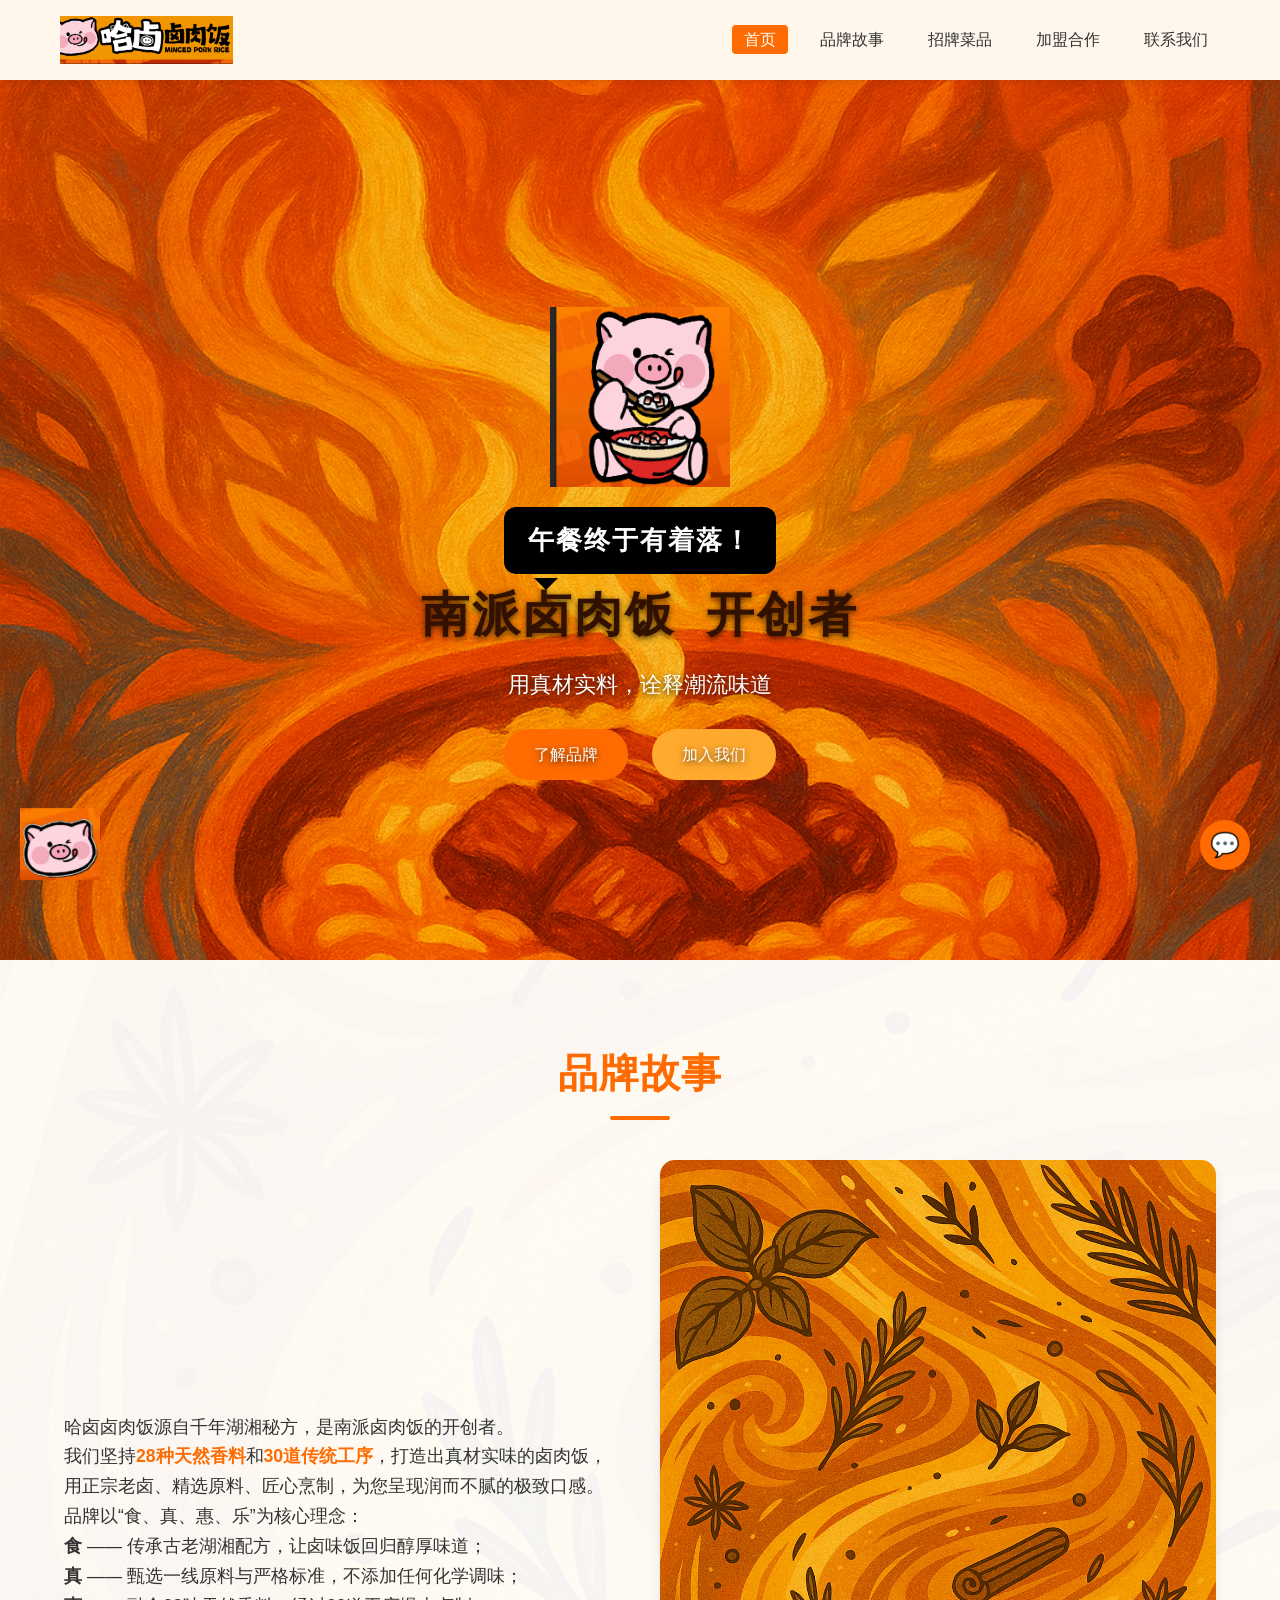
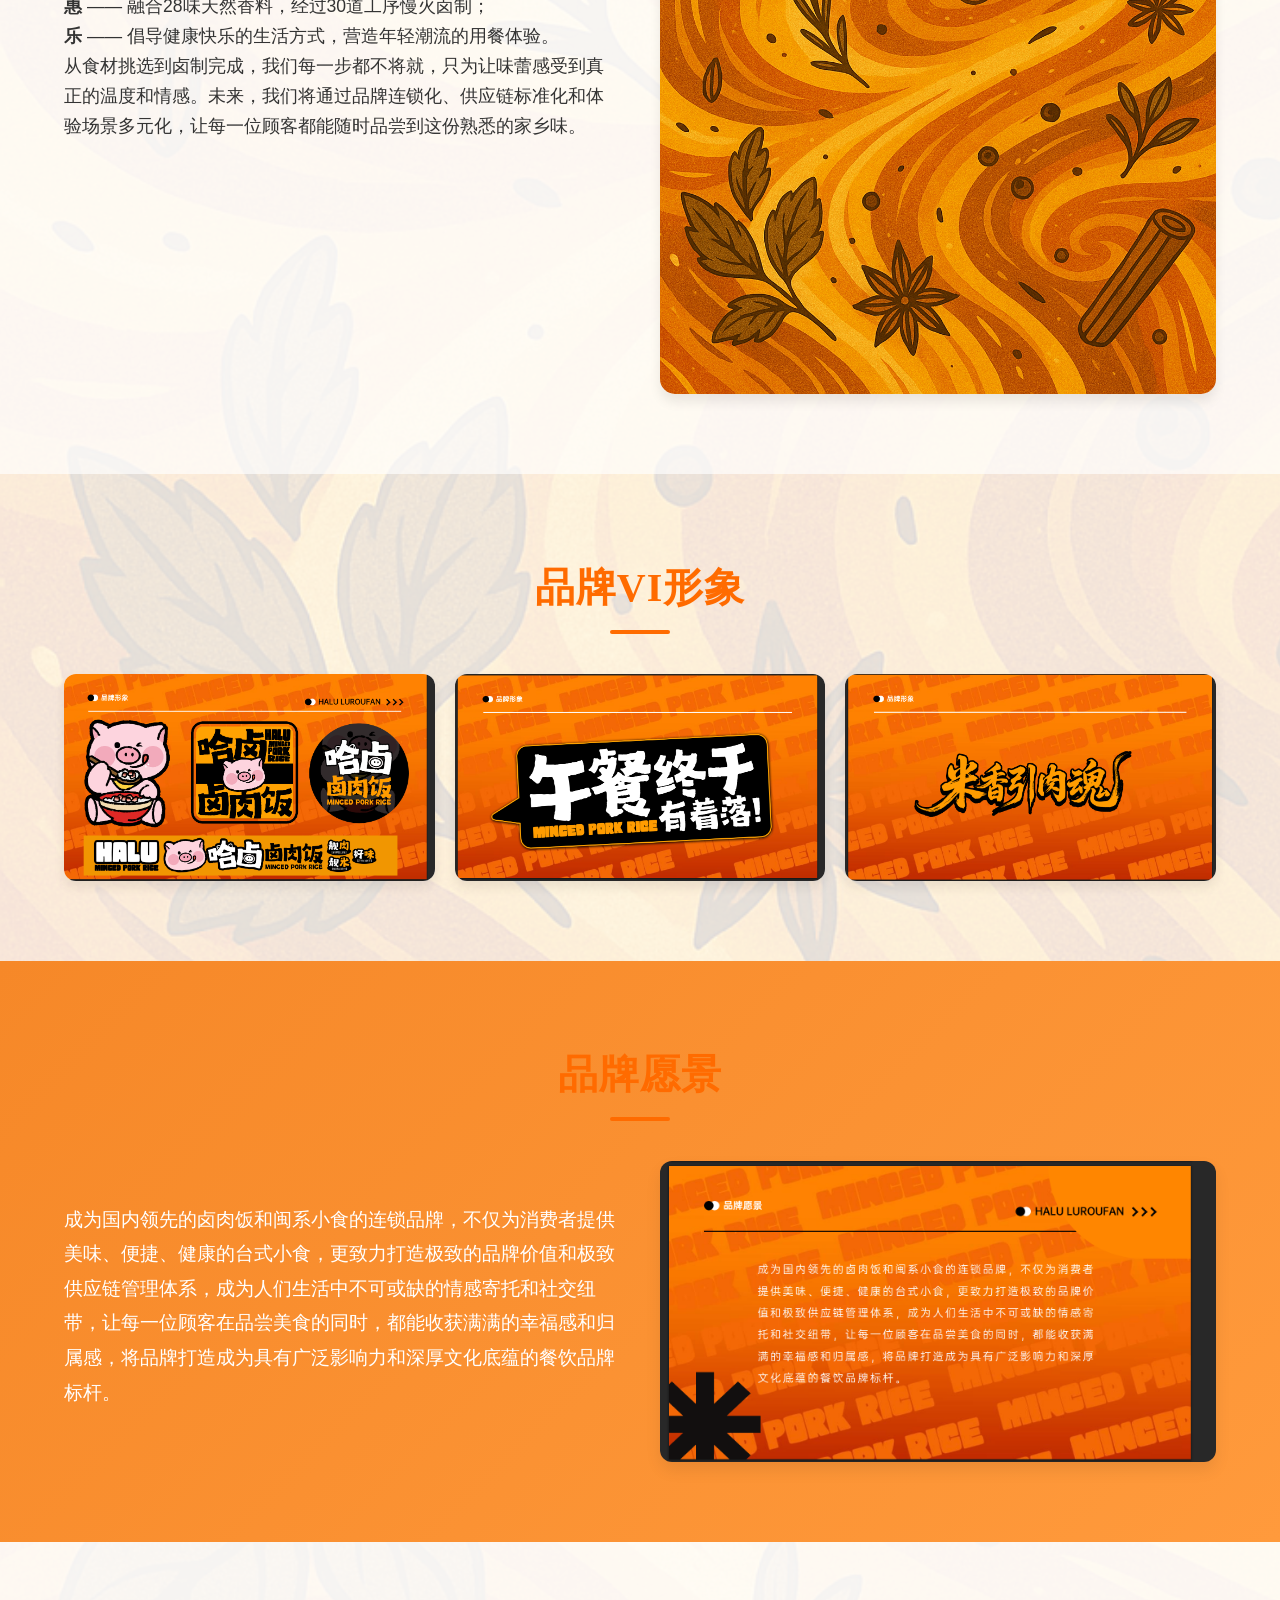
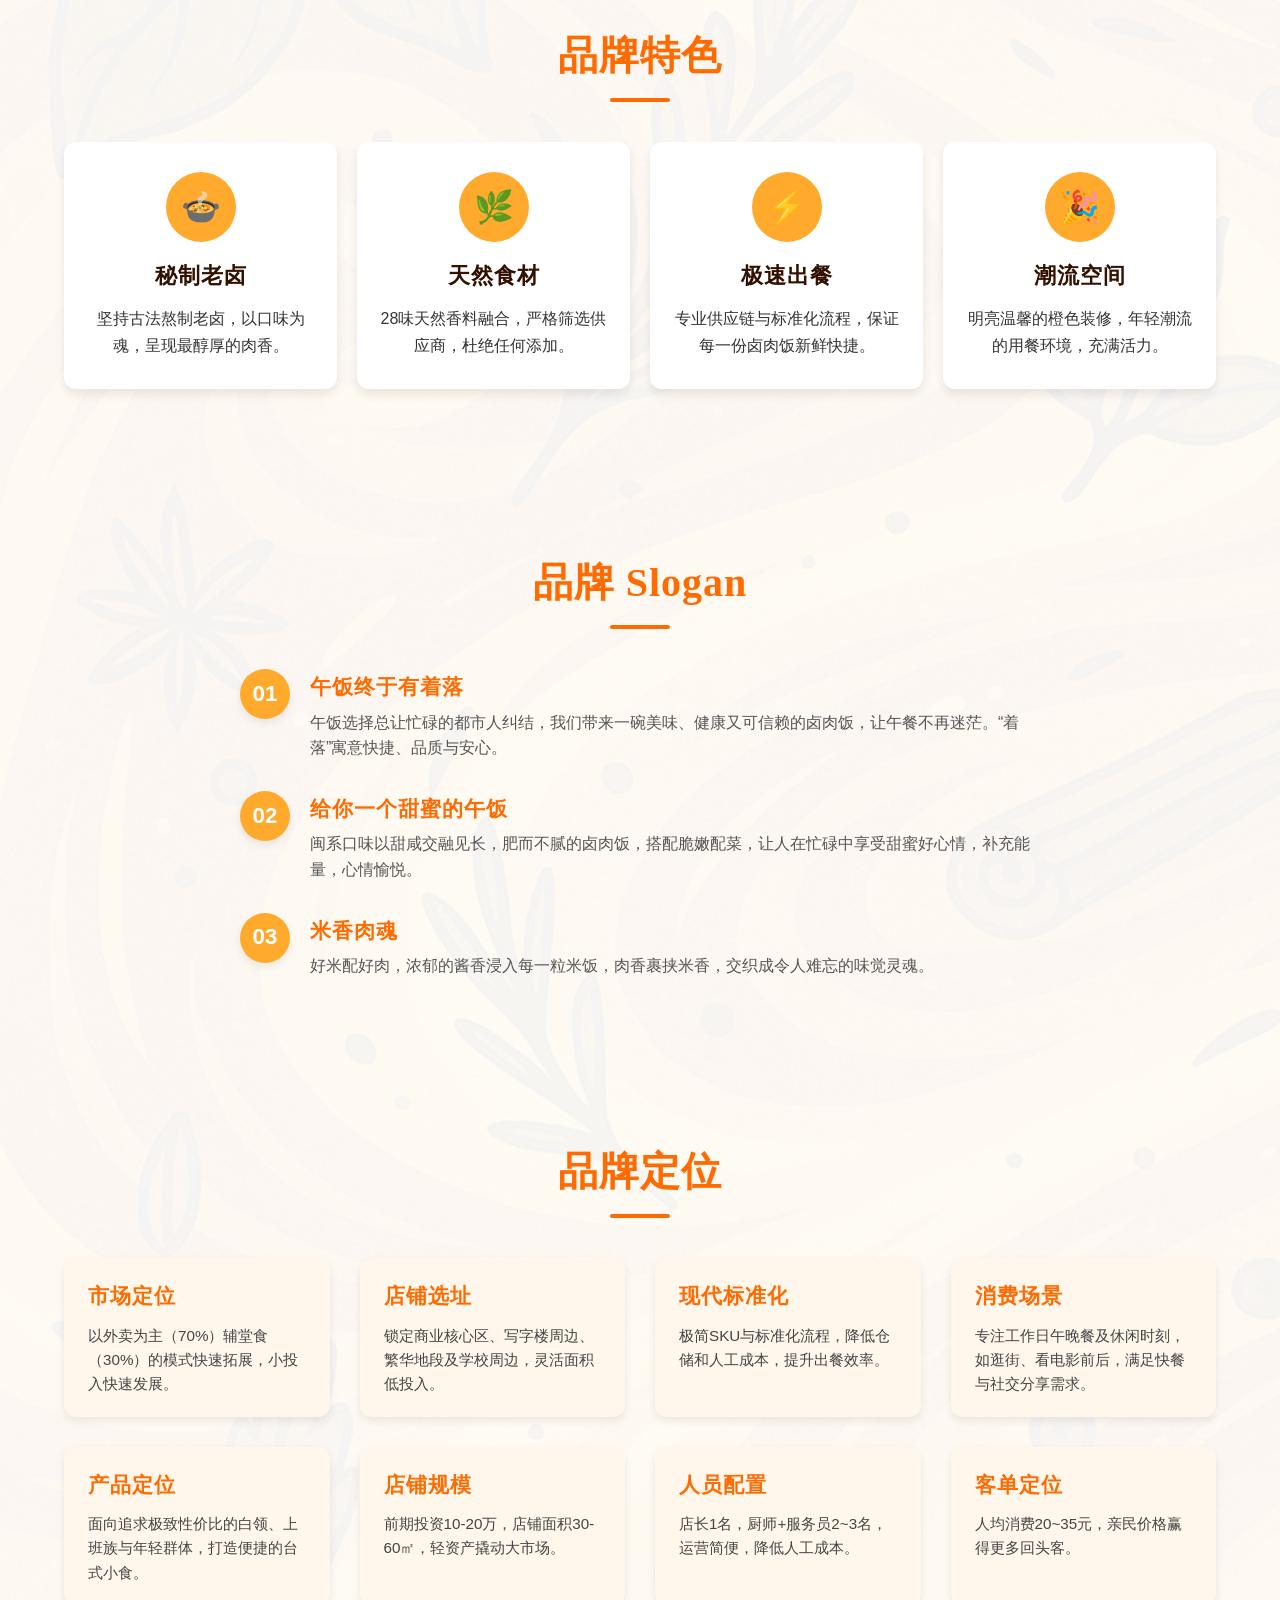
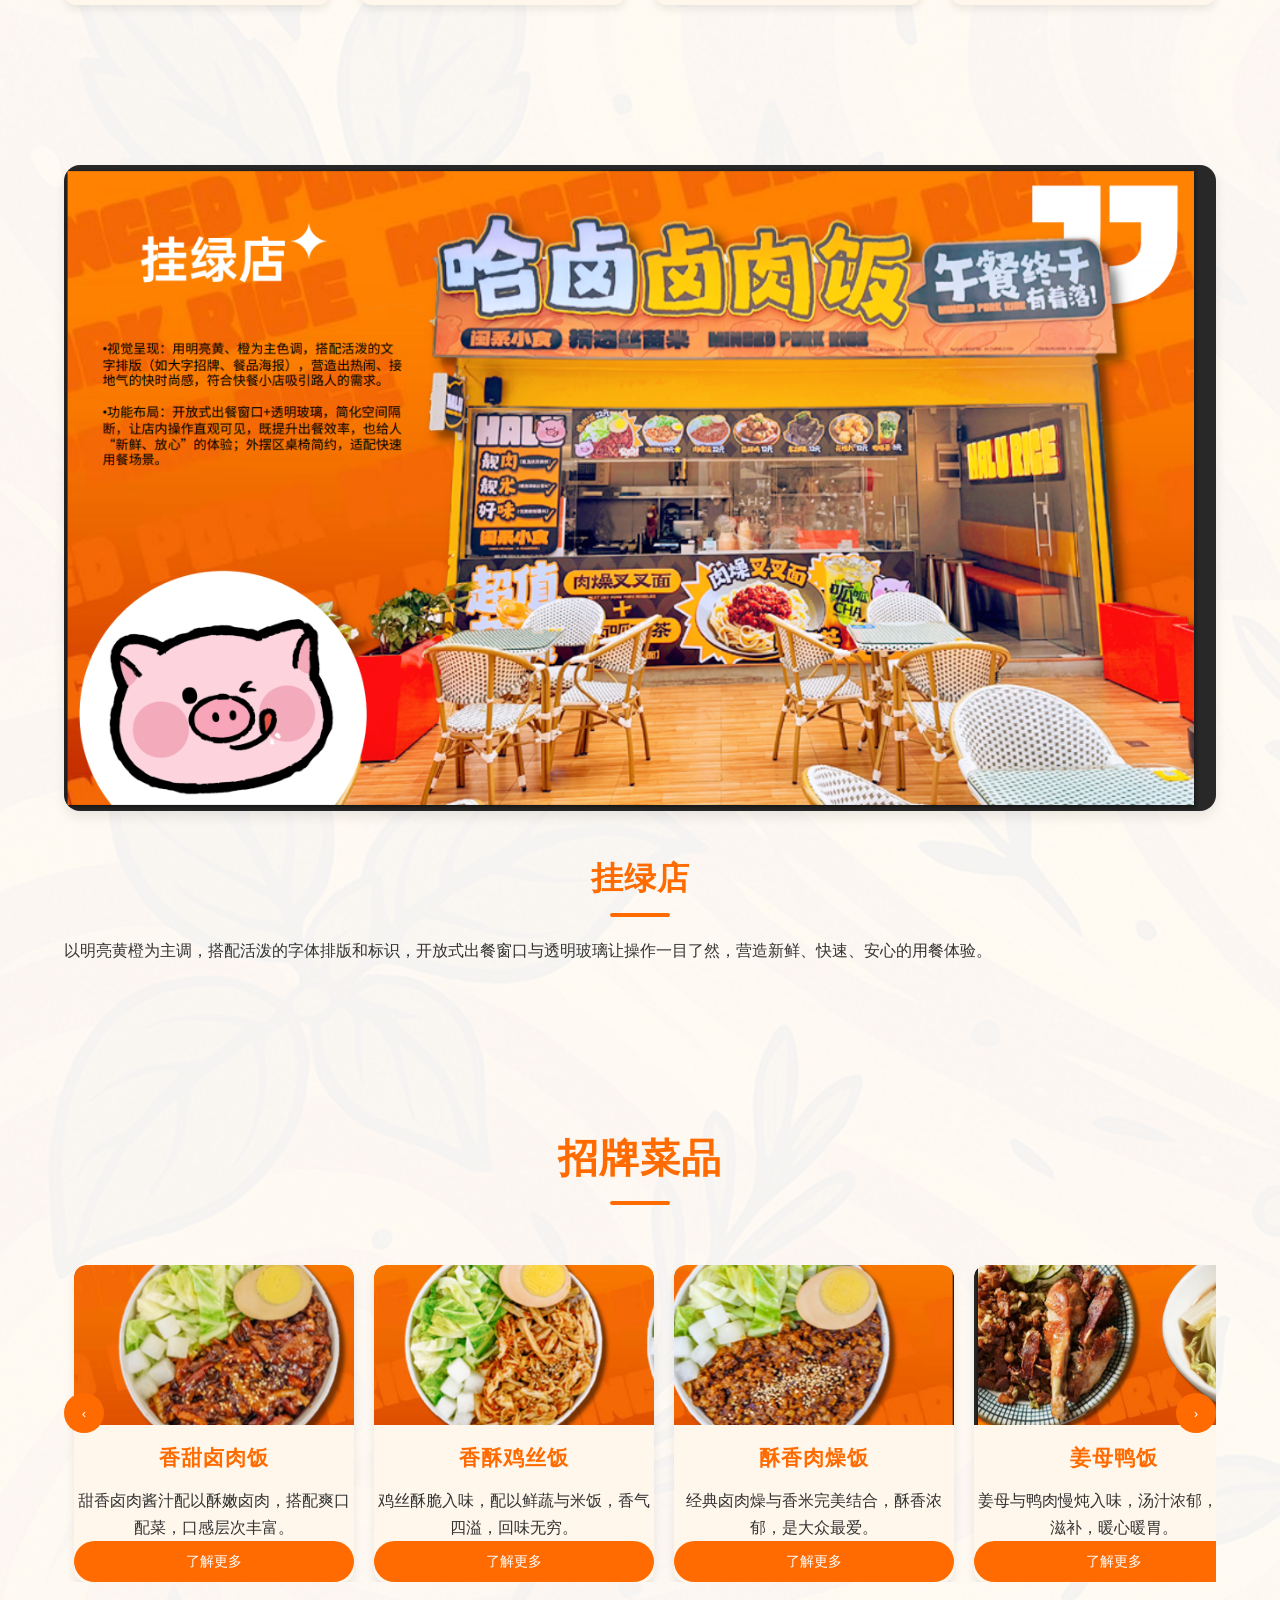
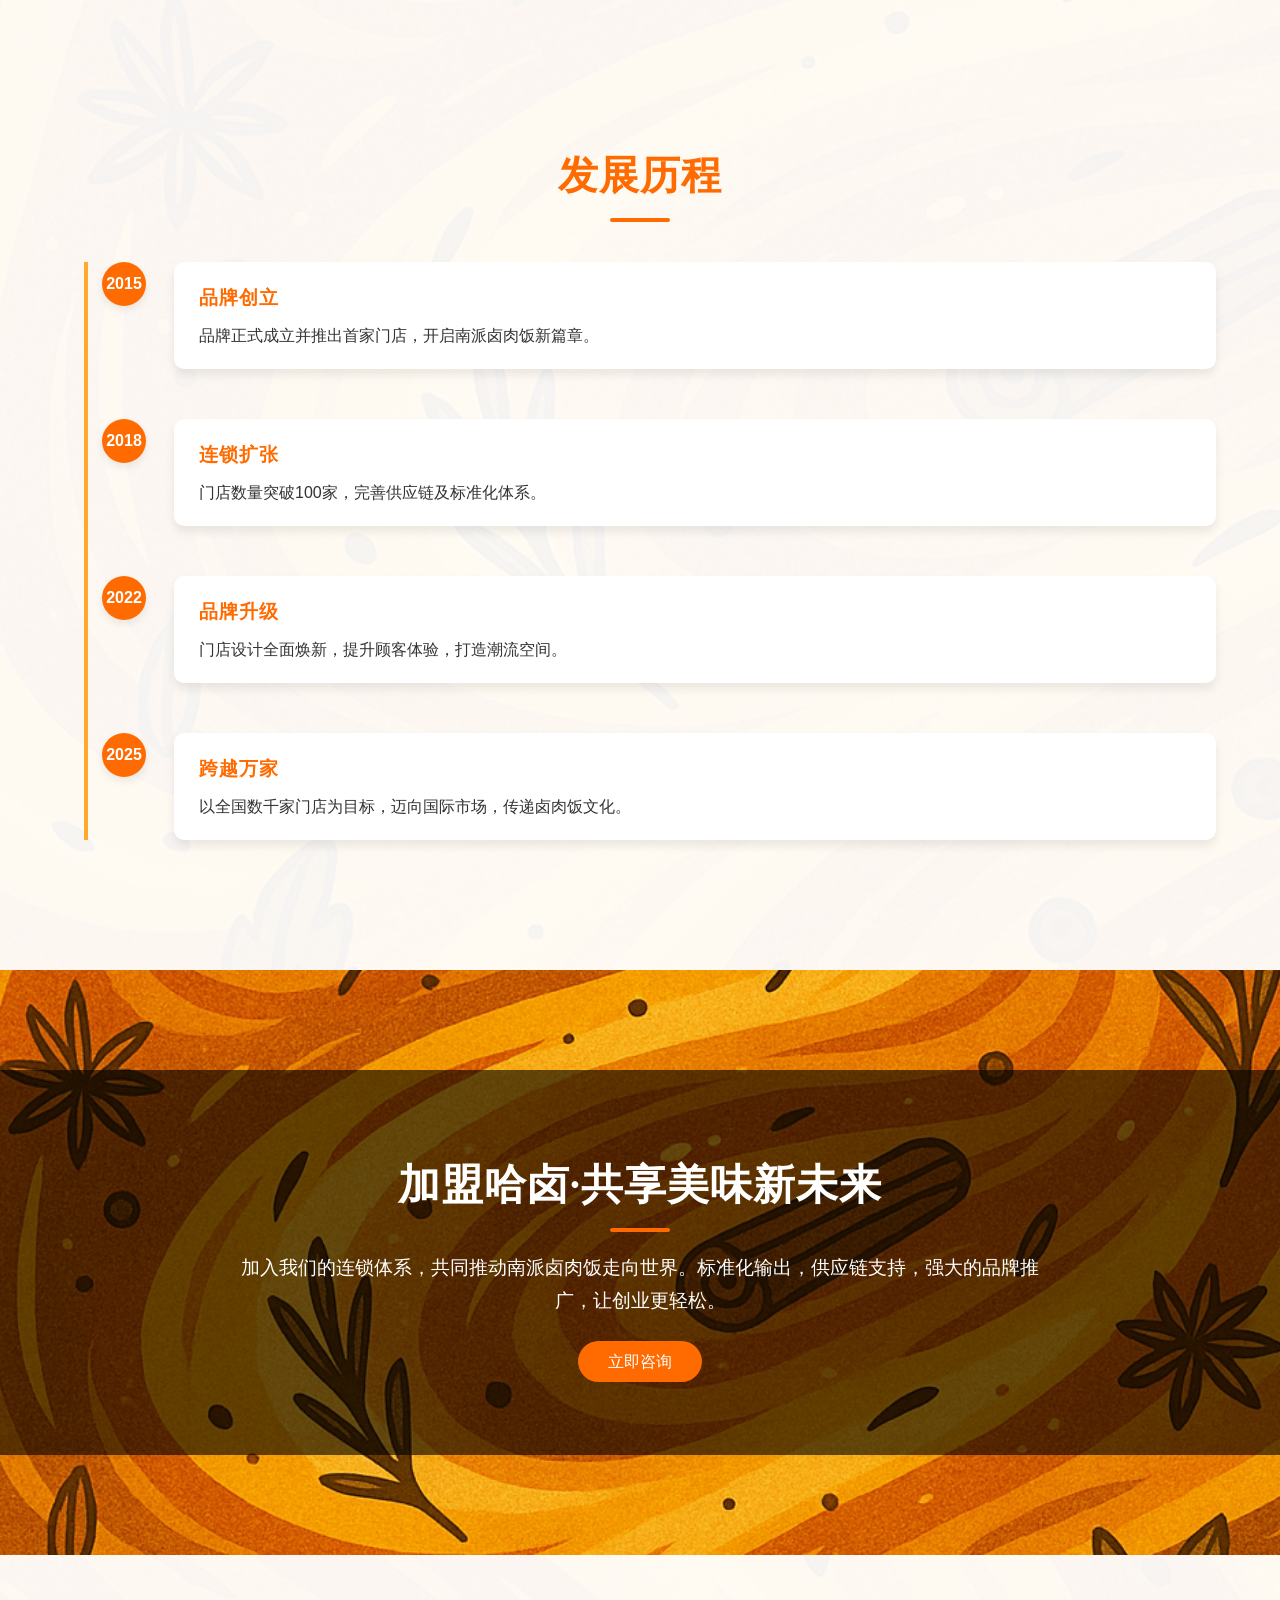
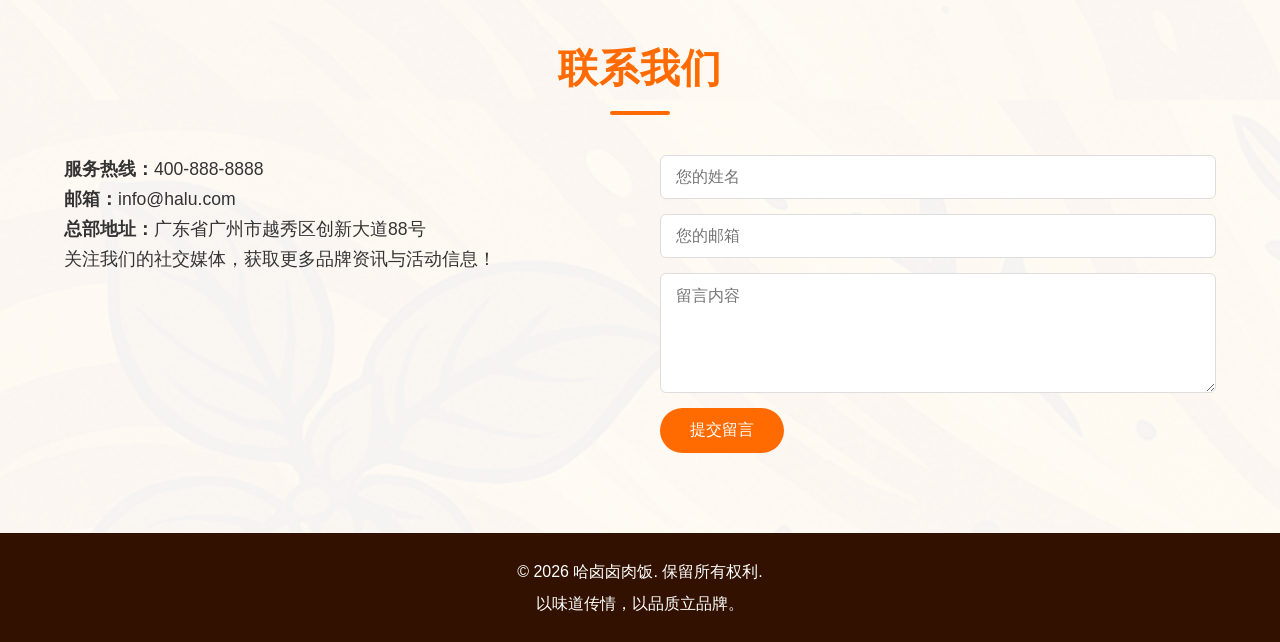
<file: index.html>
<!DOCTYPE html>
<html lang="zh-cn">
<head>
    <meta charset="UTF-8">
    <meta name="viewport" content="width=device-width, initial-scale=1.0">
    <title>哈卤卤肉饭 | 南派卤肉饭开创者</title>
    <link rel="stylesheet" href="assets/style.css">
    <script defer src="assets/script.js"></script>
</head>
<body>
    <!-- 页面加载动画 -->
    <div id="preloader">
        <div class="spinner"></div>
    </div>

    <!-- 顶部导航栏 -->
    <header>
        <nav class="navbar">
            <!-- 使用VI提取的手写Logo替换文字Logo，更具艺术感 -->
            <div class="logo">
                <img src="assets/nav_calligraphy_final.png" alt="哈卤卤肉饭 logo" class="logo-brand">
            </div>
            <ul class="nav-links">
                <li><a href="index.html#hero">首页</a></li>
                <li><a href="about.html">品牌故事</a></li>
                <li><a href="menu.html">招牌菜品</a></li>
                <li><a href="join.html">加盟合作</a></li>
                <li><a href="contact.html">联系我们</a></li>
            </ul>
            <div class="hamburger">
                <span></span>
                <span></span>
                <span></span>
            </div>
        </nav>
    </header>

    <!-- 首页轮播图 -->
    <section id="hero">
        <!-- 三张轮播图：品牌手绘、香料纹理和潮流用餐场景 -->
        <div class="hero-slide active" style="background-image: url('assets/hero1.png');"></div>
        <div class="hero-slide" style="background-image: url('assets/hero2.png');"></div>
        <div class="hero-slide" style="background-image: url('assets/hero3.png');"></div>
        <div class="hero-overlay">
            <!-- 品牌吉祥物：使用VI中的正牌IP形象 -->
            <div class="pig-wrapper">
                <img src="assets/pig_hero.png" alt="哈卤吉祥物" class="pig-icon">
            </div>
            <!-- 口号呼喊框 -->
            <div class="callout">午餐终于有着落！</div>
            <h1>南派卤肉饭&nbsp;&nbsp;开创者</h1>
            <p>用真材实料，诠释潮流味道</p>
            <div class="hero-buttons">
                <a href="#story" class="btn">了解品牌</a>
                <a href="join.html" class="btn btn-secondary">加入我们</a>
            </div>
        </div>
    </section>

    <!-- 品牌故事 -->
    <section id="story" class="section reveal light-bg">
        <div class="container">
            <h2>品牌故事</h2>
            <div class="story">
                <div class="text">
                    <p>哈卤卤肉饭源自千年湖湘秘方，是南派卤肉饭的开创者。<br>
                    我们坚持<span class="highlight">28种天然香料</span>和<span class="highlight">30道传统工序</span>，打造出真材实味的卤肉饭，用正宗老卤、精选原料、匠心烹制，为您呈现润而不腻的极致口感。</p>
                    <p>品牌以“食、真、惠、乐”为核心理念：<br>
                    <strong>食</strong> —— 传承古老湖湘配方，让卤味饭回归醇厚味道；<br>
                    <strong>真</strong> —— 甄选一线原料与严格标准，不添加任何化学调味；<br>
                    <strong>惠</strong> —— 融合28味天然香料，经过30道工序慢火卤制；<br>
                    <strong>乐</strong> —— 倡导健康快乐的生活方式，营造年轻潮流的用餐体验。</p>
                    <p>从食材挑选到卤制完成，我们每一步都不将就，只为让味蕾感受到真正的温度和情感。未来，我们将通过品牌连锁化、供应链标准化和体验场景多元化，让每一位顾客都能随时品尝到这份熟悉的家乡味。</p>
                </div>
                <div class="image">
                    <img src="assets/pattern.png" alt="卤肉饭艺术背景" />
                </div>
            </div>
        </div>
    </section>

    <!-- 品牌VI形象 -->
    <section id="vi" class="section reveal vi-section">
        <div class="container">
            <h2>品牌VI形象</h2>
            <div class="vi-gallery">
                <div class="vi-item">
                    <img src="assets/ff1dae1d-4256-4aca-a4aa-8bfe18db4119.png" alt="品牌多款logo及吉祥物" />
                </div>
                <div class="vi-item">
                    <img src="assets/3eafc88f-f696-46b0-b942-758c30507e09.png" alt="午餐终于有着落!口号" />
                </div>
                <div class="vi-item">
                    <img src="assets/a696d331-e262-450e-8e5a-e0e11399acc0.png" alt="米香引肉魂书法" />
                </div>
            </div>
        </div>
    </section>

    <!-- 品牌愿景 -->
    <section id="vision" class="section reveal vision-section">
        <div class="container">
            <h2>品牌愿景</h2>
            <div class="vision-content">
                <div class="vision-text">
                    <p>成为国内领先的卤肉饭和闽系小食的连锁品牌，不仅为消费者提供美味、便捷、健康的台式小食，更致力打造极致的品牌价值和极致供应链管理体系，成为人们生活中不可或缺的情感寄托和社交纽带，让每一位顾客在品尝美食的同时，都能收获满满的幸福感和归属感，将品牌打造成为具有广泛影响力和深厚文化底蕴的餐饮品牌标杆。</p>
                </div>
                <div class="vision-img">
                    <img src="assets/ce26dd34-d8cb-471d-a6ad-1fe203a0b876.png" alt="品牌愿景背景" />
                </div>
            </div>
        </div>
    </section>
    <!-- 品牌特色 -->
    <section id="features" class="section reveal light-bg">
        <div class="container">
            <h2>品牌特色</h2>
            <div class="features">
                <div class="feature-item">
                    <div class="feature-icon">🍲</div>
                    <h3>秘制老卤</h3>
                    <p>坚持古法熬制老卤，以口味为魂，呈现最醇厚的肉香。</p>
                </div>
                <div class="feature-item">
                    <div class="feature-icon">🌿</div>
                    <h3>天然食材</h3>
                    <p>28味天然香料融合，严格筛选供应商，杜绝任何添加。</p>
                </div>
                <div class="feature-item">
                    <div class="feature-icon">⚡</div>
                    <h3>极速出餐</h3>
                    <p>专业供应链与标准化流程，保证每一份卤肉饭新鲜快捷。</p>
                </div>
                <div class="feature-item">
                    <div class="feature-icon">🎉</div>
                    <h3>潮流空间</h3>
                    <p>明亮温馨的橙色装修，年轻潮流的用餐环境，充满活力。</p>
                </div>
            </div>
        </div>
    </section>

    <!-- 品牌 Slogan / 核心诉求 -->
    <section id="slogan" class="section reveal light-bg">
        <div class="container">
            <h2>品牌 Slogan</h2>
            <div class="slogan-list">
                <div class="slogan-item">
                    <span class="num">01</span>
                    <div class="slogan-content">
                        <h3>午饭终于有着落</h3>
                        <p>午饭选择总让忙碌的都市人纠结，我们带来一碗美味、健康又可信赖的卤肉饭，让午餐不再迷茫。“着落”寓意快捷、品质与安心。</p>
                    </div>
                </div>
                <div class="slogan-item">
                    <span class="num">02</span>
                    <div class="slogan-content">
                        <h3>给你一个甜蜜的午饭</h3>
                        <p>闽系口味以甜咸交融见长，肥而不腻的卤肉饭，搭配脆嫩配菜，让人在忙碌中享受甜蜜好心情，补充能量，心情愉悦。</p>
                    </div>
                </div>
                <div class="slogan-item">
                    <span class="num">03</span>
                    <div class="slogan-content">
                        <h3>米香肉魂</h3>
                        <p>好米配好肉，浓郁的酱香浸入每一粒米饭，肉香裹挟米香，交织成令人难忘的味觉灵魂。</p>
                    </div>
                </div>
            </div>
        </div>
    </section>

    <!-- 品牌定位 -->
    <section id="positioning" class="positioning section reveal">
        <div class="container">
            <h2>品牌定位</h2>
            <div class="grid">
                <div class="position-item">
                    <h3>市场定位</h3>
                    <p>以外卖为主（70%）辅堂食（30%）的模式快速拓展，小投入快速发展。</p>
                </div>
                <div class="position-item">
                    <h3>店铺选址</h3>
                    <p>锁定商业核心区、写字楼周边、繁华地段及学校周边，灵活面积低投入。</p>
                </div>
                <div class="position-item">
                    <h3>现代标准化</h3>
                    <p>极简SKU与标准化流程，降低仓储和人工成本，提升出餐效率。</p>
                </div>
                <div class="position-item">
                    <h3>消费场景</h3>
                    <p>专注工作日午晚餐及休闲时刻，如逛街、看电影前后，满足快餐与社交分享需求。</p>
                </div>
                <div class="position-item">
                    <h3>产品定位</h3>
                    <p>面向追求极致性价比的白领、上班族与年轻群体，打造便捷的台式小食。</p>
                </div>
                <div class="position-item">
                    <h3>店铺规模</h3>
                    <p>前期投资10-20万，店铺面积30-60㎡，轻资产撬动大市场。</p>
                </div>
                <div class="position-item">
                    <h3>人员配置</h3>
                    <p>店长1名，厨师+服务员2~3名，运营简便，降低人工成本。</p>
                </div>
                <div class="position-item">
                    <h3>客单定位</h3>
                    <p>人均消费20~35元，亲民价格赢得更多回头客。</p>
                </div>
            </div>
        </div>
    </section>

    <!-- 门店形象（挂绿店） -->
    <section id="store" class="store-section section reveal">
        <div class="container store-content">
            <div class="store-image">
                <img src="assets/7bc7b5ba-b012-4cd6-8264-7ac98009cabf.png" alt="挂绿店店面设计" />
            </div>
            <div class="store-text">
                <h2>挂绿店</h2>
                <p>以明亮黄橙为主调，搭配活泼的字体排版和标识，开放式出餐窗口与透明玻璃让操作一目了然，营造新鲜、快速、安心的用餐体验。</p>
            </div>
        </div>
    </section>

    <!-- 招牌菜品轮播 -->
    <section id="menu" class="section reveal light-bg">
        <div class="container">
            <h2>招牌菜品</h2>
            <div class="slider-wrapper">
                <button class="slider-btn prev" aria-label="上一张">&#8249;</button>
                <div class="product-slider">
                    <!-- 第一组招牌饭 -- 三款招牌卤肉系列 -->
                    <div class="product-card">
                        <!-- 使用真实菜品照片替换插画 -->
                        <img src="assets/real1.png" alt="香甜卤肉饭">
                        <h3>香甜卤肉饭</h3>
                        <p>甜香卤肉酱汁配以酥嫩卤肉，搭配爽口配菜，口感层次丰富。</p>
                        <a href="menu.html#p1" class="btn btn-small">了解更多</a>
                    </div>
                    <div class="product-card">
                        <img src="assets/real2.png" alt="香酥鸡丝饭">
                        <h3>香酥鸡丝饭</h3>
                        <p>鸡丝酥脆入味，配以鲜蔬与米饭，香气四溢，回味无穷。</p>
                        <a href="menu.html#p2" class="btn btn-small">了解更多</a>
                    </div>
                    <div class="product-card">
                        <img src="assets/real3.png" alt="酥香肉燥饭">
                        <h3>酥香肉燥饭</h3>
                        <p>经典卤肉燥与香米完美结合，酥香浓郁，是大众最爱。</p>
                        <a href="menu.html#p3" class="btn btn-small">了解更多</a>
                    </div>
                    <!-- 第二组热食系列 -->
                    <div class="product-card">
                        <img src="assets/real4.png" alt="姜母鸭饭">
                        <h3>姜母鸭饭</h3>
                        <p>姜母与鸭肉慢炖入味，汤汁浓郁，温润滋补，暖心暖胃。</p>
                        <a href="menu.html#p4" class="btn btn-small">了解更多</a>
                    </div>
                    <div class="product-card">
                        <img src="assets/real5.png" alt="海味白菜卤汤饭">
                        <h3>海味白菜卤汤饭</h3>
                        <p>融合海味与白菜的鲜甜，汤汁鲜美，米饭浸润香味。</p>
                        <a href="menu.html#p5" class="btn btn-small">了解更多</a>
                    </div>
                    <div class="product-card">
                        <img src="assets/real6.png" alt="热辣滚烫鸡汤">
                        <h3>热辣滚烫鸡汤</h3>
                        <p>精选鸡肉炖煮，配以辣椒和香料，滋味鲜辣开胃。</p>
                        <a href="menu.html#p6" class="btn btn-small">了解更多</a>
                    </div>
                    <!-- 闽系小吃系列 -->
                    <div class="product-card">
                        <img src="assets/real7.png" alt="闽系小吃">
                        <h3>闽系小吃</h3>
                        <p>汇集闽南特色小食，如炸豆腐、海苔卷、甜甜圆仔等，口味多样。</p>
                        <a href="menu.html#p7" class="btn btn-small">了解更多</a>
                    </div>
                </div>
                <button class="slider-btn next" aria-label="下一张">&#8250;</button>
            </div>
        </div>
    </section>

    <!-- 发展历程 -->
    <section id="timeline" class="section reveal light-bg">
        <div class="container">
            <h2>发展历程</h2>
            <div class="timeline">
                <div class="timeline-item">
                    <div class="circle">2015</div>
                    <div class="content">
                        <h3>品牌创立</h3>
                        <p>品牌正式成立并推出首家门店，开启南派卤肉饭新篇章。</p>
                    </div>
                </div>
                <div class="timeline-item">
                    <div class="circle">2018</div>
                    <div class="content">
                        <h3>连锁扩张</h3>
                        <p>门店数量突破100家，完善供应链及标准化体系。</p>
                    </div>
                </div>
                <div class="timeline-item">
                    <div class="circle">2022</div>
                    <div class="content">
                        <h3>品牌升级</h3>
                        <p>门店设计全面焕新，提升顾客体验，打造潮流空间。</p>
                    </div>
                </div>
                <div class="timeline-item">
                    <div class="circle">2025</div>
                    <div class="content">
                        <h3>跨越万家</h3>
                        <p>以全国数千家门店为目标，迈向国际市场，传递卤肉饭文化。</p>
                    </div>
                </div>
            </div>
        </div>
    </section>

    <!-- 加盟合作 -->
    <section id="cta" class="cta reveal">
        <div class="overlay">
            <div class="cta-content">
                <h2>加盟哈卤·共享美味新未来</h2>
                <p>加入我们的连锁体系，共同推动南派卤肉饭走向世界。标准化输出，供应链支持，强大的品牌推广，让创业更轻松。</p>
                <a href="join.html" class="btn">立即咨询</a>
            </div>
        </div>
    </section>

    <!-- 联系我们 -->
    <section id="contact" class="section reveal light-bg">
        <div class="container">
            <h2>联系我们</h2>
            <div class="contact-flex">
                <div class="contact-info">
                    <p><strong>服务热线：</strong>400-888-8888</p>
                    <p><strong>邮箱：</strong>info@halu.com</p>
                    <p><strong>总部地址：</strong>广东省广州市越秀区创新大道88号</p>
                    <p>关注我们的社交媒体，获取更多品牌资讯与活动信息！</p>
                </div>
                <div class="contact-form">
                    <form action="#" method="post" onsubmit="return false;">
                        <input type="text" name="name" placeholder="您的姓名" required>
                        <input type="email" name="email" placeholder="您的邮箱" required>
                        <textarea name="message" placeholder="留言内容" required></textarea>
                        <button type="submit" class="btn">提交留言</button>
                    </form>
                </div>
            </div>
        </div>
    </section>

    <!-- 底部 -->
    <footer>
        <div class="container footer-content">
            <p>&copy; <span id="year"></span> 哈卤卤肉饭. 保留所有权利.</p>
            <p>以味道传情，以品质立品牌。</p>
        </div>
    </footer>

    <!-- 在线客服浮动按钮 -->
    <div id="chat-widget">
        <button id="chat-toggle">💬</button>
        <div id="chat-box" class="hidden">
            <div class="chat-header">
                <h4>智能客服</h4>
                <button id="chat-close">×</button>
            </div>
            <div class="chat-body" id="chat-messages">
                <!-- 动态对话内容将插入这里 -->
            </div>
            <div class="chat-input">
                <input type="text" id="chat-input" placeholder="请输入您的问题..." />
                <button id="chat-send">发送</button>
            </div>
        </div>
    </div>

    <!-- 返回顶部按钮 -->
    <button id="back-to-top" aria-label="返回顶部">↑</button>

    <!-- 浮动猪吉祥物，让页面更具品牌感 -->
    <div id="floating-pig"><img src="assets/pig_head.png" alt="吉祥物"></div>

</body>
</html>
</file>
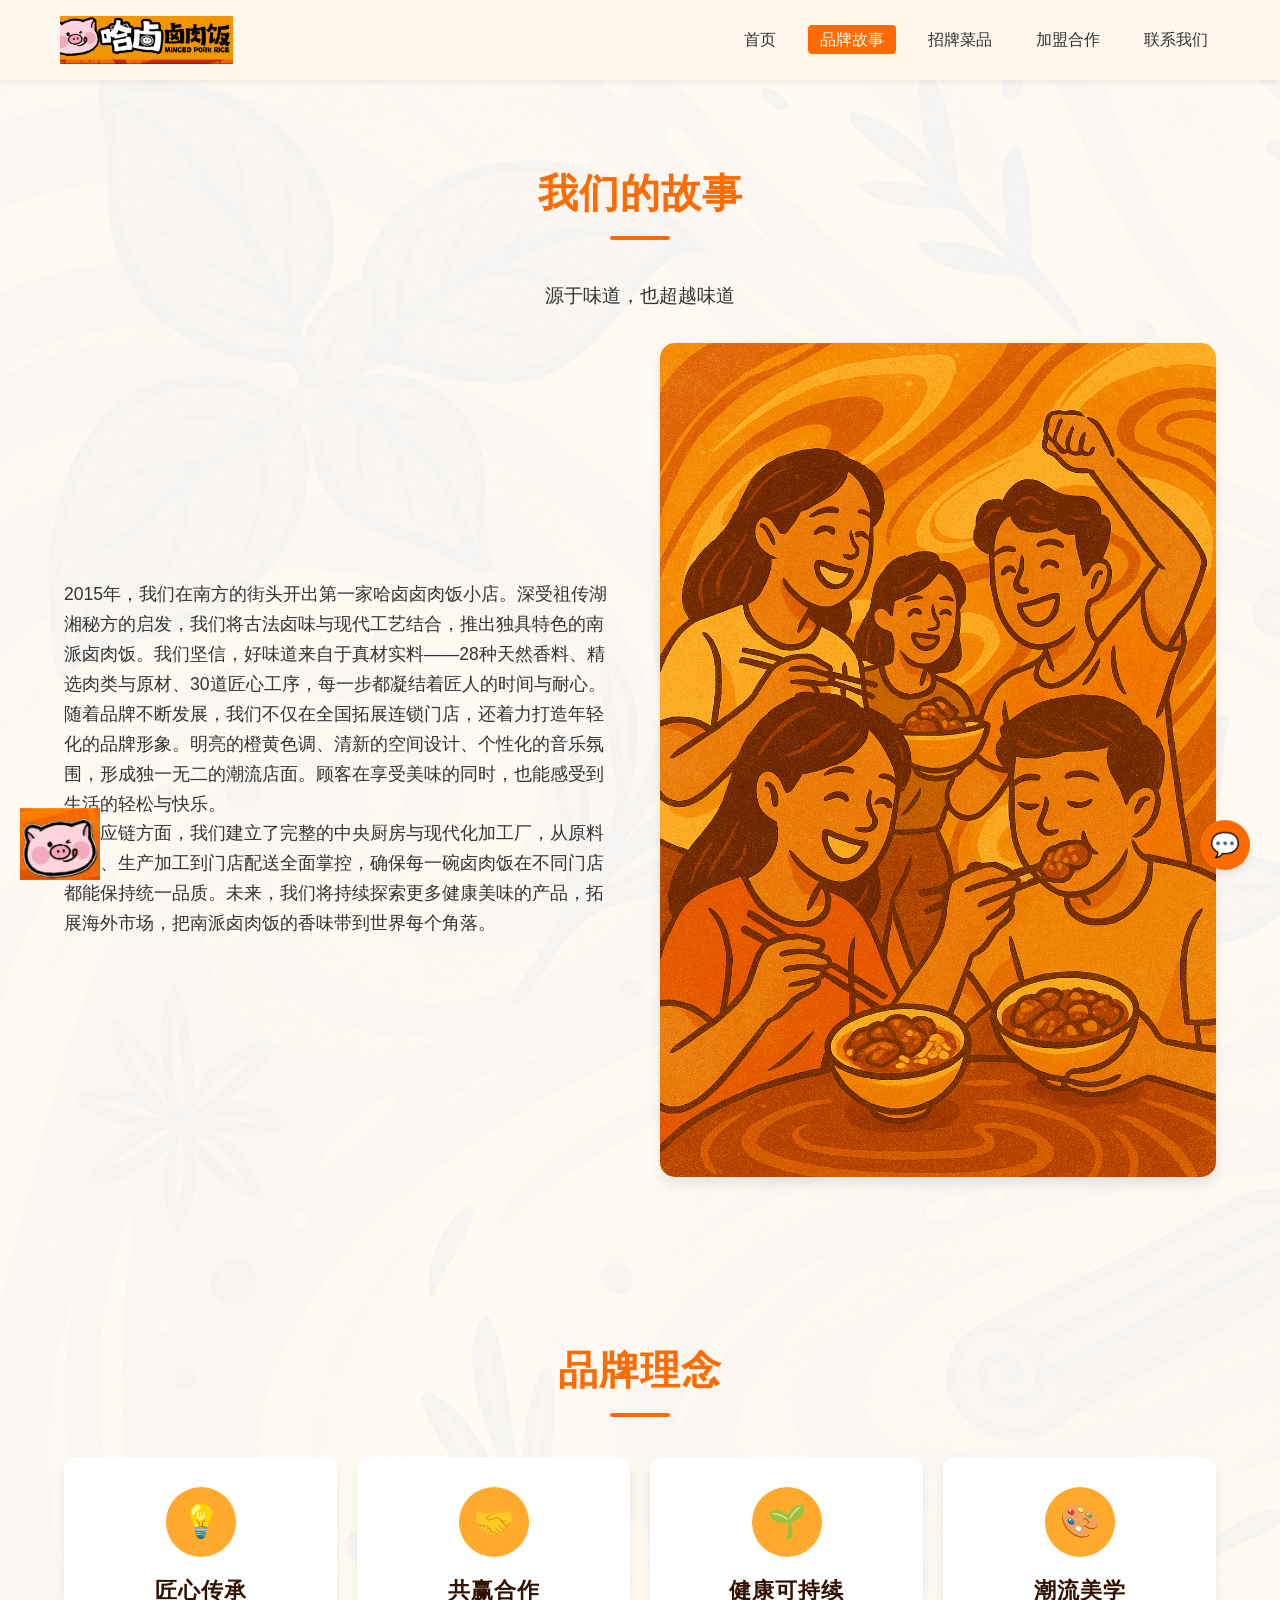
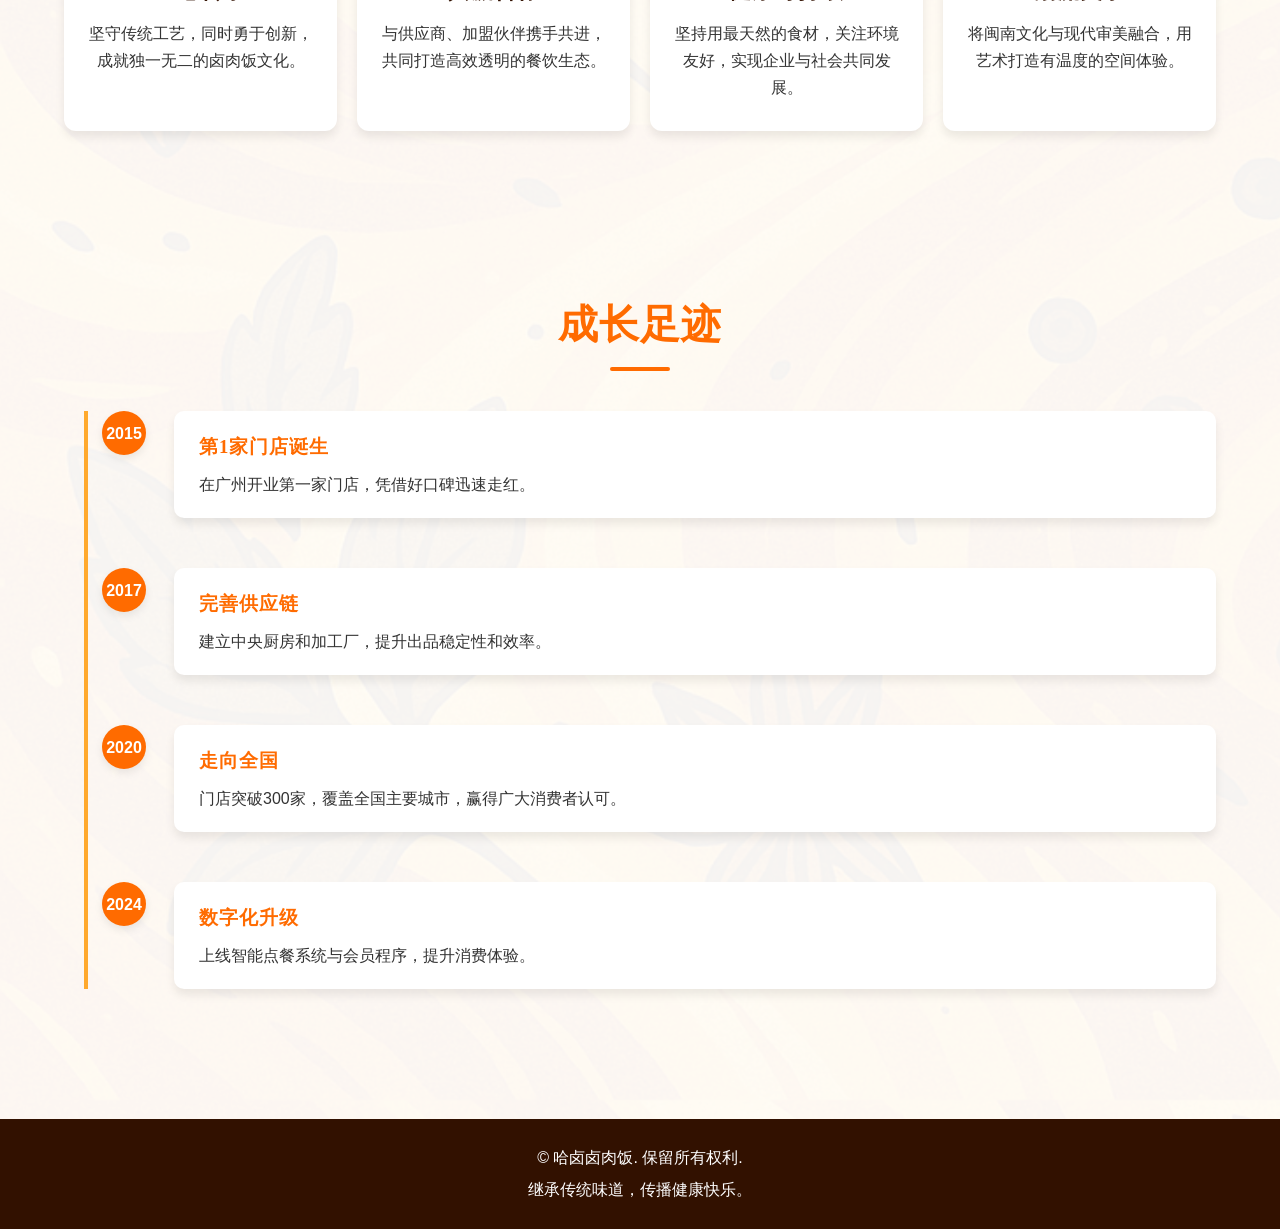
<file: about.html>
<!DOCTYPE html>
<html lang="zh-cn">
<head>
    <meta charset="UTF-8">
    <meta name="viewport" content="width=device-width, initial-scale=1.0">
    <title>品牌故事 | 哈卤卤肉饭</title>
    <link rel="stylesheet" href="assets/style.css">
    <script defer src="assets/script.js"></script>
</head>
<body>
    <!-- 加载动画和导航栏复用 -->
    <div id="preloader"><div class="spinner"></div></div>
    <header>
        <nav class="navbar">
            <!-- 使用VI提取的手写Logo替换文字Logo -->
            <div class="logo">
                <img src="assets/nav_calligraphy_final.png" alt="哈卤卤肉饭 logo" class="logo-brand">
            </div>
            <ul class="nav-links">
                <li><a href="index.html">首页</a></li>
                <li><a href="about.html" class="active">品牌故事</a></li>
                <li><a href="menu.html">招牌菜品</a></li>
                <li><a href="join.html">加盟合作</a></li>
                <li><a href="contact.html">联系我们</a></li>
            </ul>
            <div class="hamburger">
                <span></span>
                <span></span>
                <span></span>
            </div>
        </nav>
    </header>

    <!-- 品牌故事主体 -->
    <section class="section reveal light-bg" style="margin-top:80px;">
        <div class="container">
            <h2>我们的故事</h2>
            <p style="font-size:1.2rem; margin-bottom:30px; text-align:center;">源于味道，也超越味道</p>
            <div class="story">
                <div class="text">
                    <p>2015年，我们在南方的街头开出第一家哈卤卤肉饭小店。深受祖传湖湘秘方的启发，我们将古法卤味与现代工艺结合，推出独具特色的南派卤肉饭。我们坚信，好味道来自于真材实料——28种天然香料、精选肉类与原材、30道匠心工序，每一步都凝结着匠人的时间与耐心。</p>
                    <p>随着品牌不断发展，我们不仅在全国拓展连锁门店，还着力打造年轻化的品牌形象。明亮的橙黄色调、清新的空间设计、个性化的音乐氛围，形成独一无二的潮流店面。顾客在享受美味的同时，也能感受到生活的轻松与快乐。</p>
                    <p>在供应链方面，我们建立了完整的中央厨房与现代化加工厂，从原料采购、生产加工到门店配送全面掌控，确保每一碗卤肉饭在不同门店都能保持统一品质。未来，我们将持续探索更多健康美味的产品，拓展海外市场，把南派卤肉饭的香味带到世界每个角落。</p>
                </div>
                <div class="image">
                    <img src="assets/hero2.png" alt="品牌故事插图">
                </div>
            </div>
        </div>
    </section>

    <!-- 品牌理念 -->
    <section class="section reveal light-bg">
        <div class="container">
            <h2>品牌理念</h2>
            <div class="features">
                <div class="feature-item">
                    <div class="feature-icon">💡</div>
                    <h3>匠心传承</h3>
                    <p>坚守传统工艺，同时勇于创新，成就独一无二的卤肉饭文化。</p>
                </div>
                <div class="feature-item">
                    <div class="feature-icon">🤝</div>
                    <h3>共赢合作</h3>
                    <p>与供应商、加盟伙伴携手共进，共同打造高效透明的餐饮生态。</p>
                </div>
                <div class="feature-item">
                    <div class="feature-icon">🌱</div>
                    <h3>健康可持续</h3>
                    <p>坚持用最天然的食材，关注环境友好，实现企业与社会共同发展。</p>
                </div>
                <div class="feature-item">
                    <div class="feature-icon">🎨</div>
                    <h3>潮流美学</h3>
                    <p>将闽南文化与现代审美融合，用艺术打造有温度的空间体验。</p>
                </div>
            </div>
        </div>
    </section>

    <!-- 发展历程复用时间轴 -->
    <section class="section reveal light-bg" id="history">
        <div class="container">
            <h2>成长足迹</h2>
            <div class="timeline">
                <div class="timeline-item">
                    <div class="circle">2015</div>
                    <div class="content">
                        <h3>第1家门店诞生</h3>
                        <p>在广州开业第一家门店，凭借好口碑迅速走红。</p>
                    </div>
                </div>
                <div class="timeline-item">
                    <div class="circle">2017</div>
                    <div class="content">
                        <h3>完善供应链</h3>
                        <p>建立中央厨房和加工厂，提升出品稳定性和效率。</p>
                    </div>
                </div>
                <div class="timeline-item">
                    <div class="circle">2020</div>
                    <div class="content">
                        <h3>走向全国</h3>
                        <p>门店突破300家，覆盖全国主要城市，赢得广大消费者认可。</p>
                    </div>
                </div>
                <div class="timeline-item">
                    <div class="circle">2024</div>
                    <div class="content">
                        <h3>数字化升级</h3>
                        <p>上线智能点餐系统与会员程序，提升消费体验。</p>
                    </div>
                </div>
            </div>
        </div>
    </section>

    <!-- 尾部复用 -->
    <footer>
        <div class="container footer-content">
            <p>&copy; <span id="year"></span> 哈卤卤肉饭. 保留所有权利.</p>
            <p>继承传统味道，传播健康快乐。</p>
        </div>
    </footer>

    <!-- 在线客服及返回顶部 -->
    <div id="chat-widget">
        <button id="chat-toggle">💬</button>
        <div id="chat-box" class="hidden">
            <div class="chat-header"><h4>智能客服</h4><button id="chat-close">×</button></div>
            <div class="chat-body" id="chat-messages">
                <!-- 动态对话内容将插入这里 -->
            </div>
            <div class="chat-input">
                <input type="text" id="chat-input" placeholder="请输入您的问题..." />
                <button id="chat-send">发送</button>
            </div>
        </div>
    </div>
    <button id="back-to-top" aria-label="返回顶部">↑</button>

    <!-- 浮动吉祥物 -->
    <div id="floating-pig"><img src="assets/pig_head.png" alt="吉祥物"></div>
</body>
</html>
</file>
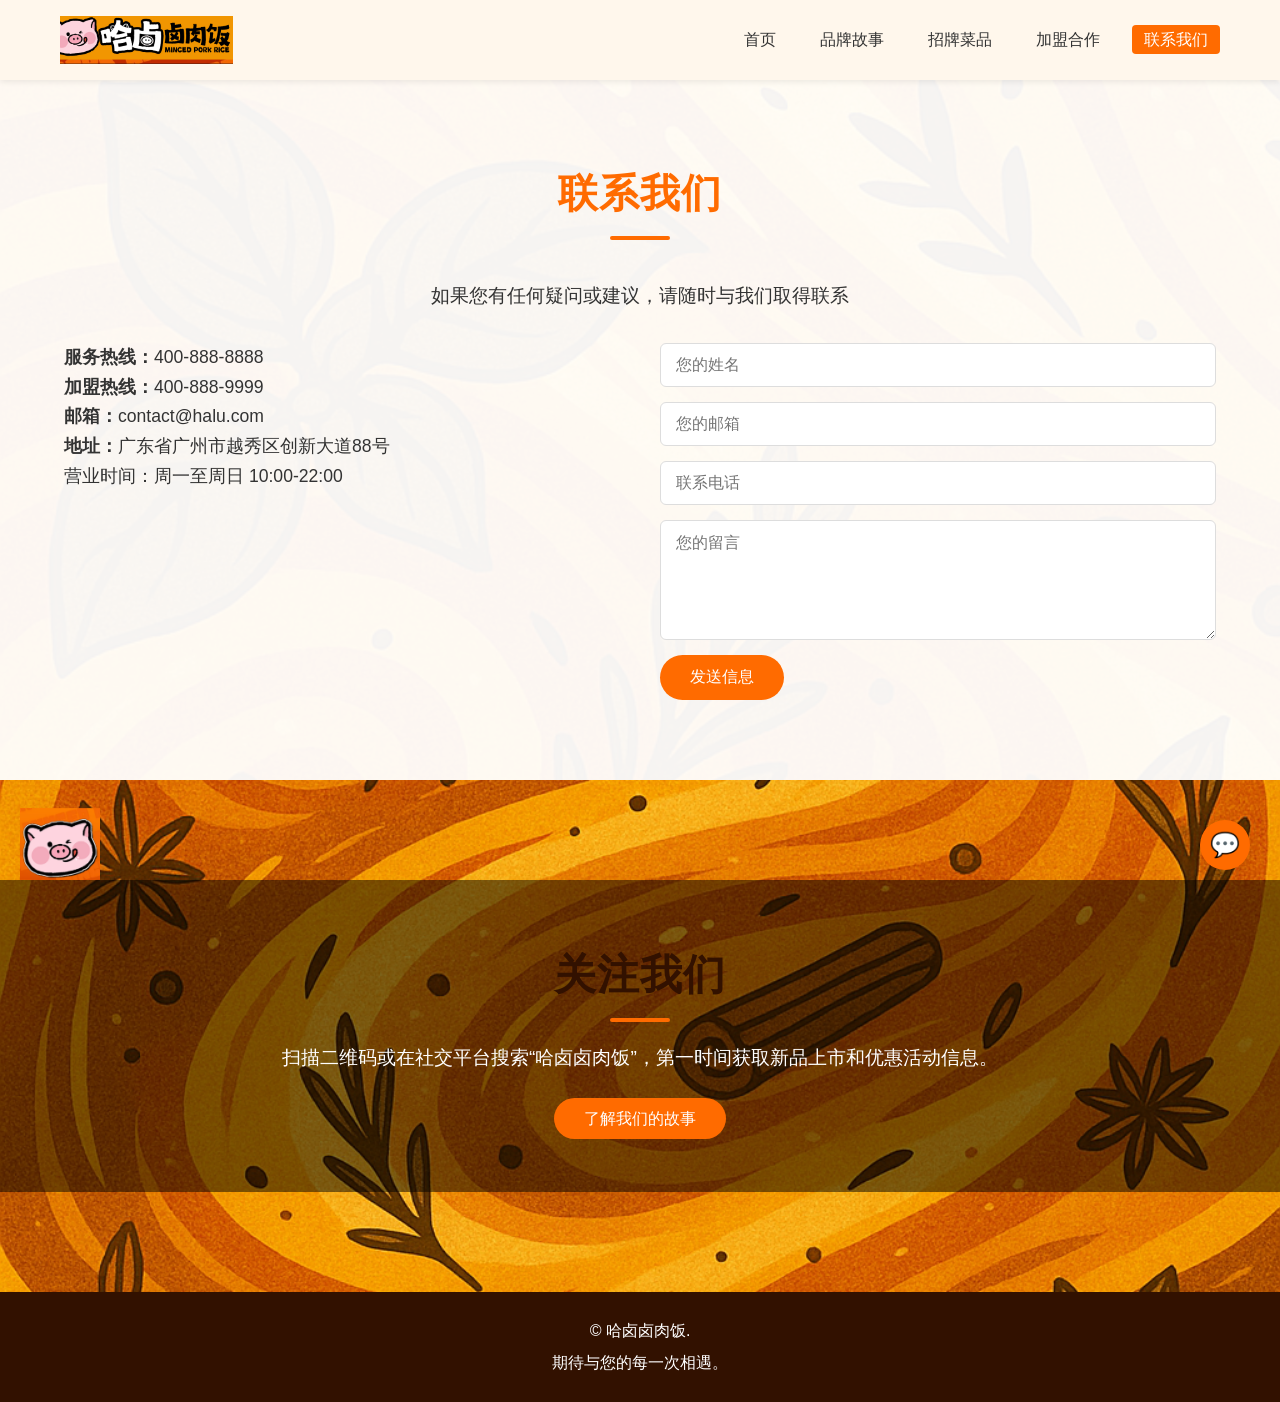
<file: contact.html>
<!DOCTYPE html>
<html lang="zh-cn">
<head>
    <meta charset="UTF-8">
    <meta name="viewport" content="width=device-width, initial-scale=1.0">
    <title>联系我们 | 哈卤卤肉饭</title>
    <link rel="stylesheet" href="assets/style.css">
    <script defer src="assets/script.js"></script>
</head>
<body>
    <div id="preloader"><div class="spinner"></div></div>
    <header>
        <nav class="navbar">
            <!-- 使用VI提取的手写Logo替换文字Logo -->
            <div class="logo">
                <img src="assets/nav_calligraphy_final.png" alt="哈卤卤肉饭 logo" class="logo-brand">
            </div>
            <ul class="nav-links">
                <li><a href="index.html">首页</a></li>
                <li><a href="about.html">品牌故事</a></li>
                <li><a href="menu.html">招牌菜品</a></li>
                <li><a href="join.html">加盟合作</a></li>
                <li><a href="contact.html" class="active">联系我们</a></li>
            </ul>
            <div class="hamburger">
                <span></span>
                <span></span>
                <span></span>
            </div>
        </nav>
    </header>
    <main style="margin-top:80px;">
        <section class="section reveal light-bg">
            <div class="container">
                <h2>联系我们</h2>
                <p style="text-align:center; font-size:1.2rem; margin-bottom:30px;">如果您有任何疑问或建议，请随时与我们取得联系</p>
                <div class="contact-flex">
                    <div class="contact-info">
                        <p><strong>服务热线：</strong>400-888-8888</p>
                        <p><strong>加盟热线：</strong>400-888-9999</p>
                        <p><strong>邮箱：</strong>contact@halu.com</p>
                        <p><strong>地址：</strong>广东省广州市越秀区创新大道88号</p>
                        <p>营业时间：周一至周日 10:00-22:00</p>
                    </div>
                    <div class="contact-form">
                        <form action="#" method="post" onsubmit="return false;">
                            <input type="text" name="name" placeholder="您的姓名" required>
                            <input type="email" name="email" placeholder="您的邮箱" required>
                            <input type="tel" name="phone" placeholder="联系电话" required>
                            <textarea name="message" placeholder="您的留言" required></textarea>
                            <button type="submit" class="btn">发送信息</button>
                        </form>
                    </div>
                </div>
            </div>
        </section>
        <section class="cta reveal">
            <div class="overlay">
                <div class="cta-content">
                    <h2>关注我们</h2>
                    <p>扫描二维码或在社交平台搜索“哈卤卤肉饭”，第一时间获取新品上市和优惠活动信息。</p>
                    <a href="about.html" class="btn">了解我们的故事</a>
                </div>
            </div>
        </section>
    </main>
    <footer>
        <div class="container footer-content">
            <p>&copy; <span id="year"></span> 哈卤卤肉饭.</p>
            <p>期待与您的每一次相遇。</p>
        </div>
    </footer>
    <div id="chat-widget">
        <button id="chat-toggle">💬</button>
        <div id="chat-box" class="hidden">
            <div class="chat-header"><h4>智能客服</h4><button id="chat-close">×</button></div>
            <div class="chat-body" id="chat-messages">
                <!-- 动态对话内容将插入这里 -->
            </div>
            <div class="chat-input">
                <input type="text" id="chat-input" placeholder="请输入您的问题..." />
                <button id="chat-send">发送</button>
            </div>
        </div>
    </div>
    <button id="back-to-top">↑</button>

    <!-- 浮动吉祥物 -->
    <div id="floating-pig"><img src="assets/pig_head.png" alt="吉祥物"></div>
</body>
</html>
</file>
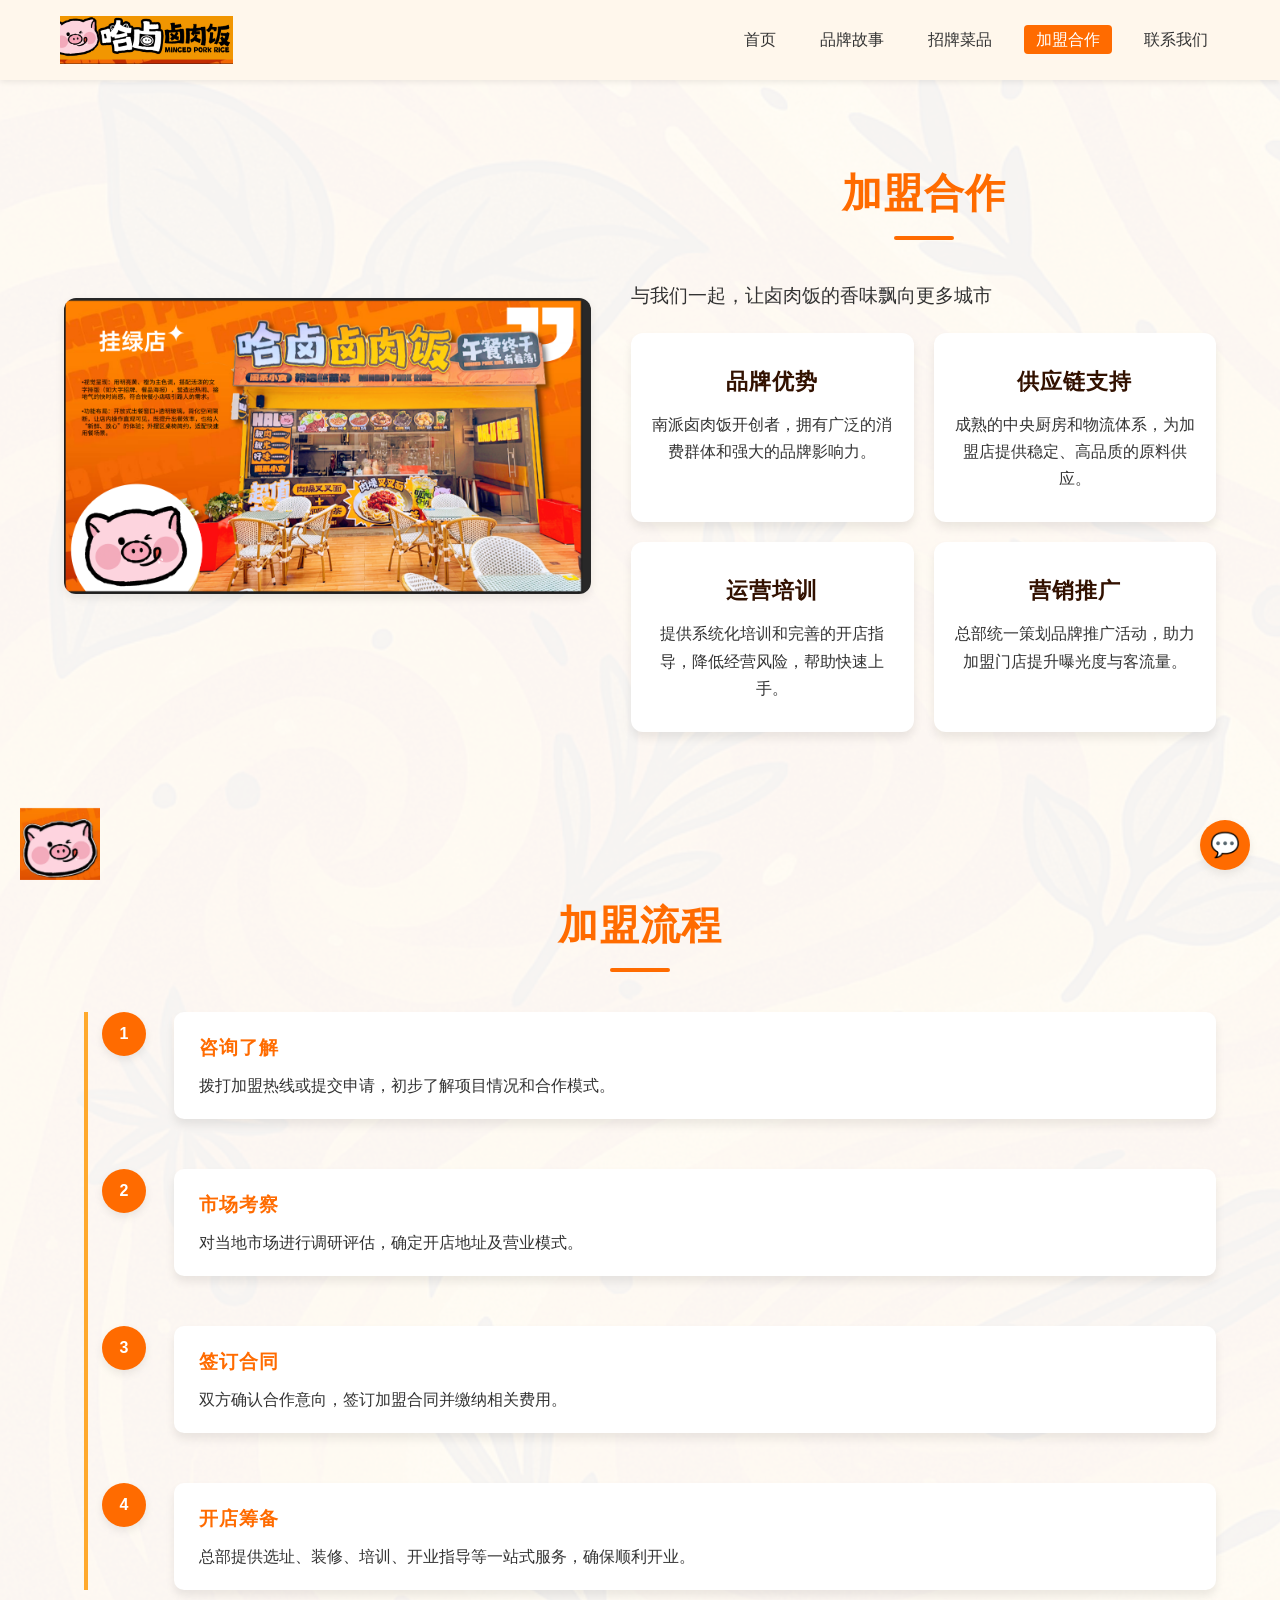
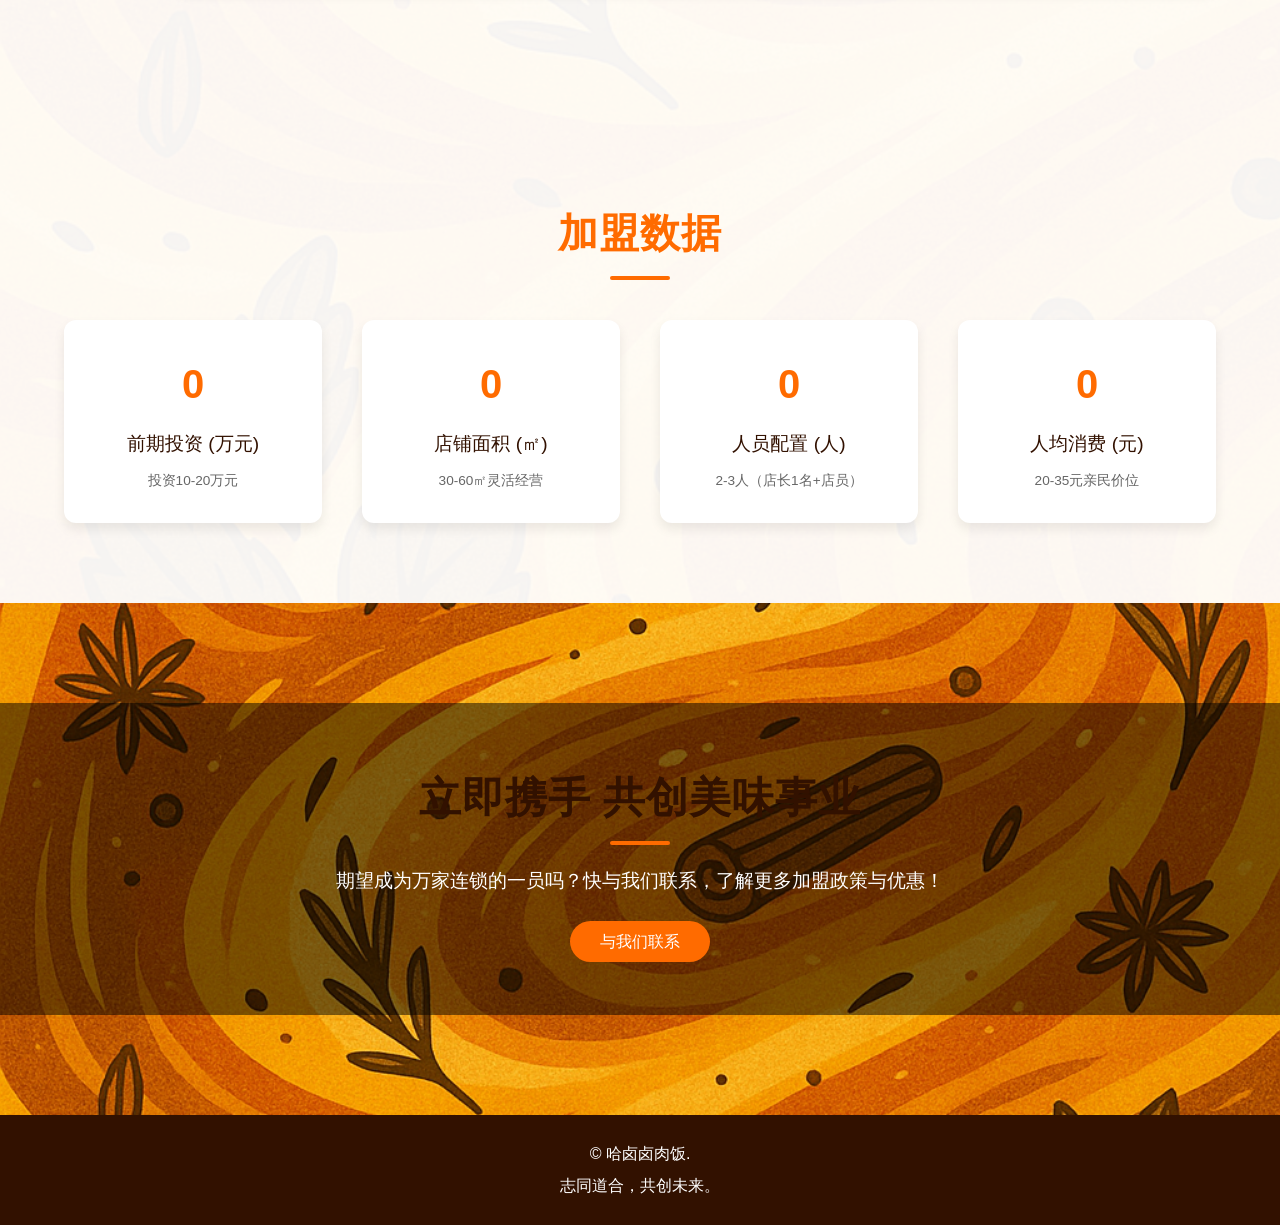
<file: join.html>
<!DOCTYPE html>
<html lang="zh-cn">
<head>
    <meta charset="UTF-8">
    <meta name="viewport" content="width=device-width, initial-scale=1.0">
    <title>加盟合作 | 哈卤卤肉饭</title>
    <link rel="stylesheet" href="assets/style.css">
    <script defer src="assets/script.js"></script>
</head>
<body>
    <div id="preloader"><div class="spinner"></div></div>
    <header>
        <nav class="navbar">
            <!-- 使用VI提取的手写Logo替换文字Logo -->
            <div class="logo">
                <img src="assets/nav_calligraphy_final.png" alt="哈卤卤肉饭 logo" class="logo-brand">
            </div>
            <ul class="nav-links">
                <li><a href="index.html">首页</a></li>
                <li><a href="about.html">品牌故事</a></li>
                <li><a href="menu.html">招牌菜品</a></li>
                <li><a href="join.html" class="active">加盟合作</a></li>
                <li><a href="contact.html">联系我们</a></li>
            </ul>
            <div class="hamburger">
                <span></span>
                <span></span>
                <span></span>
            </div>
        </nav>
    </header>
    <main style="margin-top:80px;">
        <section class="section reveal light-bg">
            <div class="container join-intro">
                <div class="join-image">
                    <!-- 加盟门店实景图，强化品牌可信度 -->
                    <img src="assets/7bc7b5ba-b012-4cd6-8264-7ac98009cabf.png" alt="加盟门店展示">
                </div>
                <div class="join-details">
                    <h2>加盟合作</h2>
                    <p style="text-align:left; font-size:1.2rem; margin-bottom:20px;">与我们一起，让卤肉饭的香味飘向更多城市</p>
                    <div class="features join-features">
                        <div class="feature-item">
                            <h3>品牌优势</h3>
                            <p>南派卤肉饭开创者，拥有广泛的消费群体和强大的品牌影响力。</p>
                        </div>
                        <div class="feature-item">
                            <h3>供应链支持</h3>
                            <p>成熟的中央厨房和物流体系，为加盟店提供稳定、高品质的原料供应。</p>
                        </div>
                        <div class="feature-item">
                            <h3>运营培训</h3>
                            <p>提供系统化培训和完善的开店指导，降低经营风险，帮助快速上手。</p>
                        </div>
                        <div class="feature-item">
                            <h3>营销推广</h3>
                            <p>总部统一策划品牌推广活动，助力加盟门店提升曝光度与客流量。</p>
                        </div>
                    </div>
                </div>
            </div>
        </section>

        <section class="section reveal light-bg">
            <div class="container">
                <h2>加盟流程</h2>
                <div class="timeline">
                    <div class="timeline-item">
                        <div class="circle">1</div>
                        <div class="content">
                            <h3>咨询了解</h3>
                            <p>拨打加盟热线或提交申请，初步了解项目情况和合作模式。</p>
                        </div>
                    </div>
                    <div class="timeline-item">
                        <div class="circle">2</div>
                        <div class="content">
                            <h3>市场考察</h3>
                            <p>对当地市场进行调研评估，确定开店地址及营业模式。</p>
                        </div>
                    </div>
                    <div class="timeline-item">
                        <div class="circle">3</div>
                        <div class="content">
                            <h3>签订合同</h3>
                            <p>双方确认合作意向，签订加盟合同并缴纳相关费用。</p>
                        </div>
                    </div>
                    <div class="timeline-item">
                        <div class="circle">4</div>
                        <div class="content">
                            <h3>开店筹备</h3>
                            <p>总部提供选址、装修、培训、开业指导等一站式服务，确保顺利开业。</p>
                        </div>
                    </div>
                </div>
            </div>
        </section>

        <!-- 加盟数据 -->
        <section class="section reveal light-bg join-stats">
            <div class="container">
                <h2>加盟数据</h2>
                <div class="stats-grid">
                    <div class="stat-item">
                        <span class="number" data-target="20">0</span>
                        <p>前期投资 (万元)</p>
                        <small>投资10-20万元</small>
                    </div>
                    <div class="stat-item">
                        <span class="number" data-target="60">0</span>
                        <p>店铺面积 (㎡)</p>
                        <small>30-60㎡灵活经营</small>
                    </div>
                    <div class="stat-item">
                        <span class="number" data-target="3">0</span>
                        <p>人员配置 (人)</p>
                        <small>2-3人（店长1名+店员）</small>
                    </div>
                    <div class="stat-item">
                        <span class="number" data-target="35">0</span>
                        <p>人均消费 (元)</p>
                        <small>20-35元亲民价位</small>
                    </div>
                </div>
            </div>
        </section>

        <section class="cta reveal">
            <div class="overlay">
                <div class="cta-content">
                    <h2>立即携手 共创美味事业</h2>
                    <p>期望成为万家连锁的一员吗？快与我们联系，了解更多加盟政策与优惠！</p>
                    <a href="contact.html" class="btn">与我们联系</a>
                </div>
            </div>
        </section>
    </main>
    <footer>
        <div class="container footer-content">
            <p>&copy; <span id="year"></span> 哈卤卤肉饭.</p>
            <p>志同道合，共创未来。</p>
        </div>
    </footer>
    <div id="chat-widget">
        <button id="chat-toggle">💬</button>
        <div id="chat-box" class="hidden">
            <div class="chat-header"><h4>智能客服</h4><button id="chat-close">×</button></div>
            <div class="chat-body" id="chat-messages">
                <!-- 动态对话内容将插入这里 -->
            </div>
            <div class="chat-input">
                <input type="text" id="chat-input" placeholder="请输入您的问题..." />
                <button id="chat-send">发送</button>
            </div>
        </div>
    </div>
    <button id="back-to-top">↑</button>

    <!-- 浮动吉祥物 -->
    <div id="floating-pig"><img src="assets/pig_head.png" alt="吉祥物"></div>
</body>
</html>
</file>
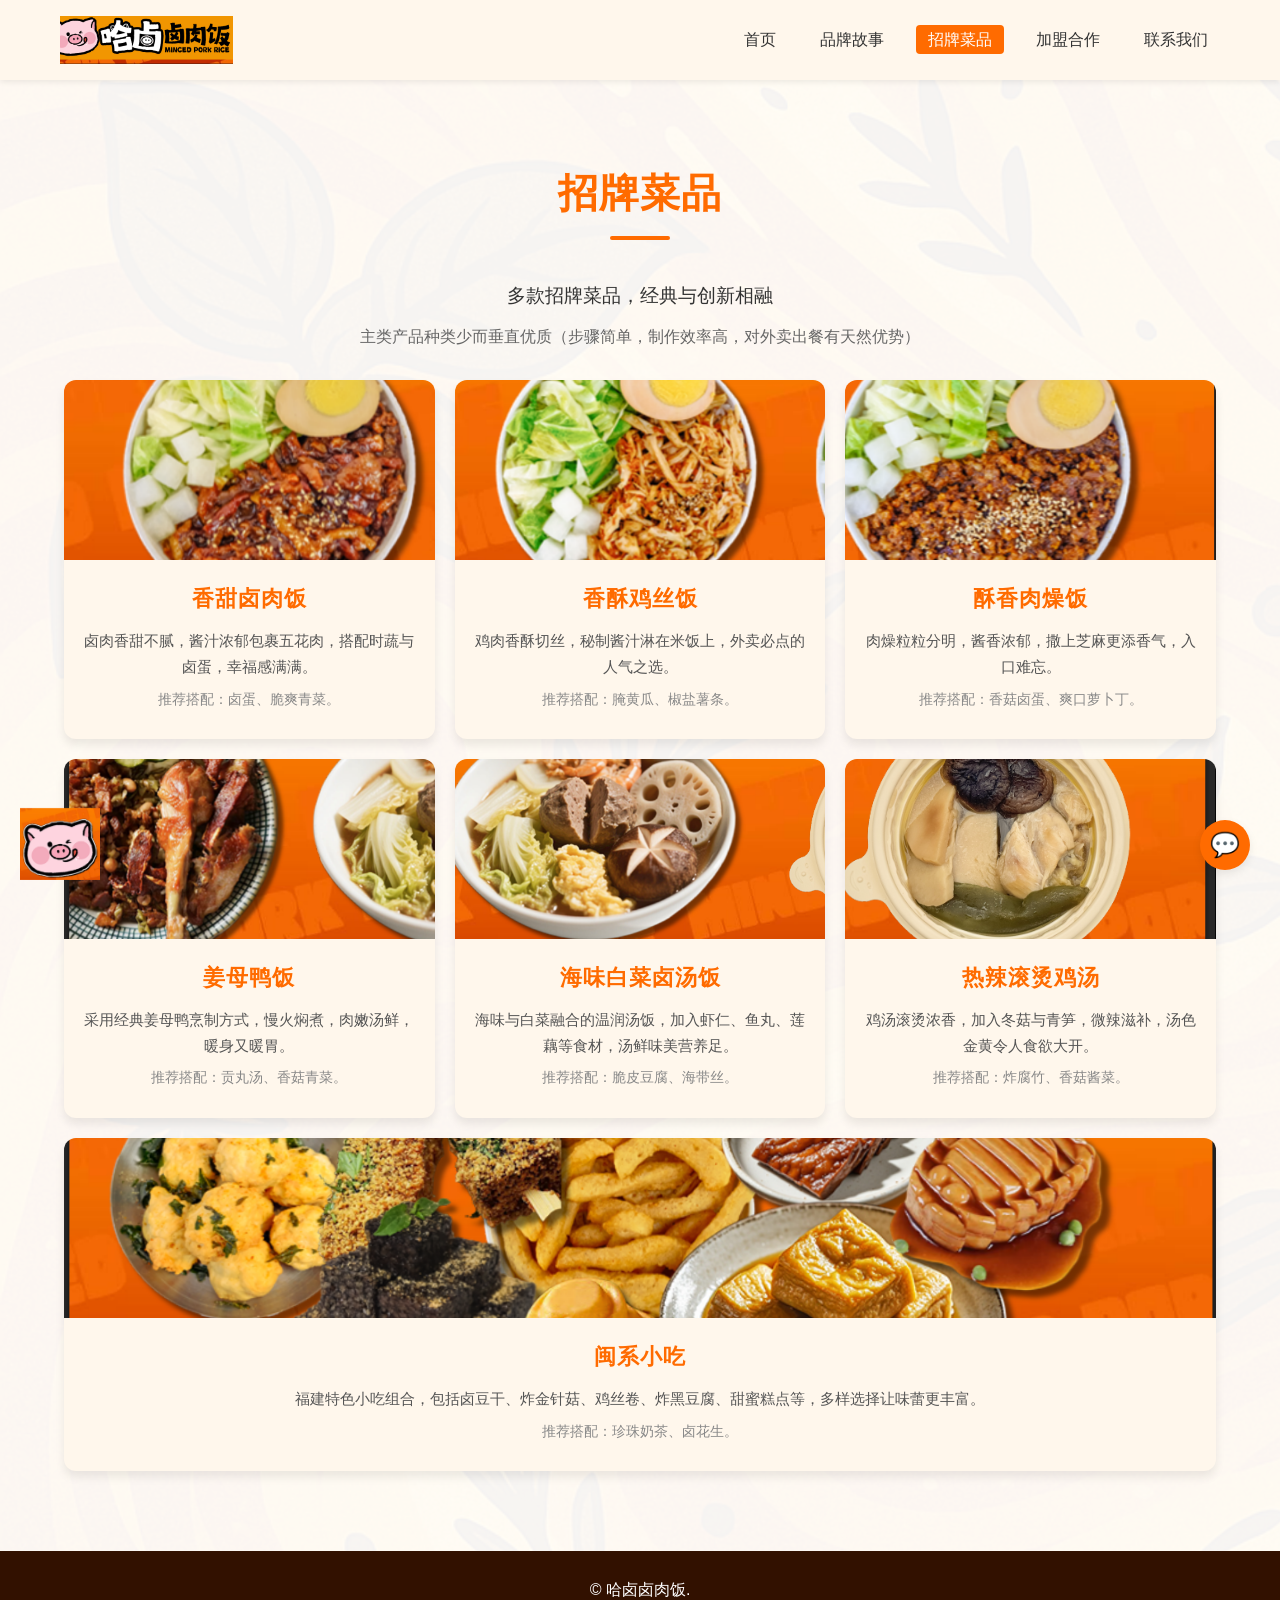
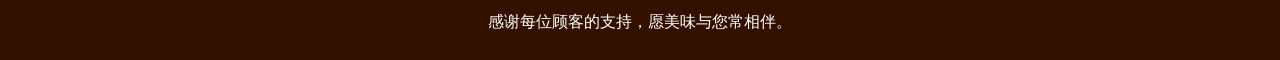
<file: menu.html>
<!DOCTYPE html>
<html lang="zh-cn">
<head>
    <meta charset="UTF-8">
    <meta name="viewport" content="width=device-width, initial-scale=1.0">
    <title>招牌菜品 | 哈卤卤肉饭</title>
    <link rel="stylesheet" href="assets/style.css">
    <script defer src="assets/script.js"></script>
</head>
<body>
    <div id="preloader"><div class="spinner"></div></div>
    <header>
        <nav class="navbar">
            <!-- 使用VI提取的手写Logo替换文字Logo -->
            <div class="logo">
                <img src="assets/nav_calligraphy_final.png" alt="哈卤卤肉饭 logo" class="logo-brand">
            </div>
            <ul class="nav-links">
                <li><a href="index.html">首页</a></li>
                <li><a href="about.html">品牌故事</a></li>
                <li><a href="menu.html" class="active">招牌菜品</a></li>
                <li><a href="join.html">加盟合作</a></li>
                <li><a href="contact.html">联系我们</a></li>
            </ul>
            <div class="hamburger">
                <span></span>
                <span></span>
                <span></span>
            </div>
        </nav>
    </header>

    <main style="margin-top:80px;">
        <section class="section reveal light-bg">
            <div class="container">
                <h2>招牌菜品</h2>
                <p style="text-align:center; font-size:1.2rem; margin-bottom:10px;">多款招牌菜品，经典与创新相融</p>
                <p style="text-align:center; font-size:1rem; margin-bottom:30px; color:#666;">主类产品种类少而垂直优质（步骤简单，制作效率高，对外卖出餐有天然优势）</p>
                <div class="menu-grid">
                    <div class="menu-item" id="p1">
                        <!-- 使用真实菜品图片替换插画 -->
                        <img src="assets/real1.png" alt="香甜卤肉饭">
                        <div class="menu-content">
                            <h3>香甜卤肉饭</h3>
                            <p>卤肉香甜不腻，酱汁浓郁包裹五花肉，搭配时蔬与卤蛋，幸福感满满。</p>
                            <p class="recommend">推荐搭配：卤蛋、脆爽青菜。</p>
                        </div>
                    </div>
                    <div class="menu-item" id="p2">
                        <img src="assets/real2.png" alt="香酥鸡丝饭">
                        <div class="menu-content">
                            <h3>香酥鸡丝饭</h3>
                            <p>鸡肉香酥切丝，秘制酱汁淋在米饭上，外卖必点的人气之选。</p>
                            <p class="recommend">推荐搭配：腌黄瓜、椒盐薯条。</p>
                        </div>
                    </div>
                    <div class="menu-item" id="p3">
                        <img src="assets/real3.png" alt="酥香肉燥饭">
                        <div class="menu-content">
                            <h3>酥香肉燥饭</h3>
                            <p>肉燥粒粒分明，酱香浓郁，撒上芝麻更添香气，入口难忘。</p>
                            <p class="recommend">推荐搭配：香菇卤蛋、爽口萝卜丁。</p>
                        </div>
                    </div>
                    <div class="menu-item" id="p4">
                        <img src="assets/real4.png" alt="姜母鸭饭">
                        <div class="menu-content">
                            <h3>姜母鸭饭</h3>
                            <p>采用经典姜母鸭烹制方式，慢火焖煮，肉嫩汤鲜，暖身又暖胃。</p>
                            <p class="recommend">推荐搭配：贡丸汤、香菇青菜。</p>
                        </div>
                    </div>
                    <div class="menu-item" id="p5">
                        <img src="assets/real5.png" alt="海味白菜卤汤饭">
                        <div class="menu-content">
                            <h3>海味白菜卤汤饭</h3>
                            <p>海味与白菜融合的温润汤饭，加入虾仁、鱼丸、莲藕等食材，汤鲜味美营养足。</p>
                            <p class="recommend">推荐搭配：脆皮豆腐、海带丝。</p>
                        </div>
                    </div>
                    <div class="menu-item" id="p6">
                        <img src="assets/real6.png" alt="热辣滚烫鸡汤">
                        <div class="menu-content">
                            <h3>热辣滚烫鸡汤</h3>
                            <p>鸡汤滚烫浓香，加入冬菇与青笋，微辣滋补，汤色金黄令人食欲大开。</p>
                            <p class="recommend">推荐搭配：炸腐竹、香菇酱菜。</p>
                        </div>
                    </div>
                    <div class="menu-item" id="p7">
                        <img src="assets/real7.png" alt="闽系小吃">
                        <div class="menu-content">
                            <h3>闽系小吃</h3>
                            <p>福建特色小吃组合，包括卤豆干、炸金针菇、鸡丝卷、炸黑豆腐、甜蜜糕点等，多样选择让味蕾更丰富。</p>
                            <p class="recommend">推荐搭配：珍珠奶茶、卤花生。</p>
                        </div>
                    </div>
                </div>
            </div>
        </section>
    </main>

    <footer>
        <div class="container footer-content">
            <p>&copy; <span id="year"></span> 哈卤卤肉饭.</p>
            <p>感谢每位顾客的支持，愿美味与您常相伴。</p>
        </div>
    </footer>

    <!-- 客服与返回按钮复用 -->
    <div id="chat-widget">
        <button id="chat-toggle">💬</button>
        <div id="chat-box" class="hidden">
            <div class="chat-header"><h4>智能客服</h4><button id="chat-close">×</button></div>
            <div class="chat-body" id="chat-messages">
                <!-- 动态对话内容将插入这里 -->
            </div>
            <div class="chat-input">
                <input type="text" id="chat-input" placeholder="请输入您的问题..." />
                <button id="chat-send">发送</button>
            </div>
        </div>
    </div>
    <button id="back-to-top">↑</button>

    <!-- 浮动吉祥物 -->
    <div id="floating-pig"><img src="assets/pig_head.png" alt="吉祥物"></div>
</body>
</html>
</file>
<file: assets/style.css>
/* 全局样式 */
* {
    margin: 0;
    padding: 0;
    box-sizing: border-box;
}

/* =============================== */
/* 加盟合作页：图片与内容的排版             */
/* 这里定义加盟页顶部介绍区域的弹性布局，左侧为图片，右侧为文字和优势 */
.join-intro {
    display: flex;
    flex-wrap: wrap;
    align-items: center;
    gap: 40px;
}

.join-intro .join-image {
    flex: 1 1 45%;
    min-width: 280px;
}

.join-intro .join-image img {
    width: 100%;
    border-radius: 12px;
    box-shadow: 0 4px 10px var(--shadow-color);
}

.join-intro .join-details {
    flex: 1 1 50%;
    min-width: 280px;
}

.join-intro .join-details .join-features {
    display: grid;
    grid-template-columns: repeat(auto-fit, minmax(200px, 1fr));
    gap: 20px;
    margin-top: 20px;
}

html {
    scroll-behavior: smooth;
}

body {
    /* 采用 Noto 字体族，兼具可读性与书写韵味 */
    font-family: "Noto Sans CJK SC", "Noto Sans CJK", "PingFang SC", "Helvetica Neue", Helvetica, Arial, sans-serif;
    /* 使用橙色渐变配合品牌纹理，营造年轻、潮流的基调 */
    background: linear-gradient(180deg, #ff9a3c 0%, #ff6e00 100%);
    color: #333;
    line-height: 1.7;
    overflow-x: hidden;
    /* 淡化纹理作为底纹，重复铺满页面 */
    background-image: url('../assets/pattern.png');
    background-repeat: repeat;
    /* 放大底纹尺寸，让纹理更加柔和 */
    background-size: 1800px;
    /* 使用lighten模式淡化颜色影响 */
    background-blend-mode: lighten;
}

a {
    color: inherit;
    text-decoration: none;
}

img {
    max-width: 100%;
    display: block;
}

/* CSS 变量定义 */
:root {
    /* 依据VI手册重新定义品牌色彩 */
    --primary-color: #ff6b00;    /* 主色：饱满的橙红 */
    --secondary-color: #ffa92d;  /* 辅色：温暖的金黄 */
    --accent-color: #ffd17a;     /* 点缀色：浅米黄 */
    --dark-color: #321100;       /* 深色：底部和文字 */
    --light-color: #fff7ec;      /* 浅色：卡片背景，略带米色 */
    --shadow-color: rgba(0, 0, 0, 0.08);
    /* 调整覆盖透明度，使纹理背景显得更轻、更易阅读。0.9 给内容区提供足够反差 */
    --overlay-color: rgba(255, 255, 255, 0.95);
    --max-width: 1200px;
}

/* ==================================== */
/*    字体与标题样式                      */
/* 在此定义标题的专用字体和装饰样式，使网页更具艺术感 */
h1, h2, h3 {
    font-family: "Noto Serif CJK SC", "Noto Serif CJK", "Noto Serif", serif;
    font-weight: 600;
    letter-spacing: 1px;
    color: var(--dark-color);
}

/* 设置二级标题下划线和大小 */
h2 {
    font-size: 2rem;
    margin-bottom: 1.2rem;
    position: relative;
}
h2::after {
    content: "";
    display: block;
    width: 60px;
    height: 4px;
    background-color: var(--primary-color);
    margin: 0.5rem auto 0;
    border-radius: 2px;
}

/* 预加载动画 */
#preloader {
    position: fixed;
    top: 0;
    left: 0;
    width: 100%;
    height: 100%;
    background-color: var(--light-color);
    display: flex;
    align-items: center;
    justify-content: center;
    z-index: 2000;
}

#preloader .spinner {
    width: 50px;
    height: 50px;
    border: 6px solid var(--secondary-color);
    border-top-color: var(--primary-color);
    border-radius: 50%;
    animation: spin 1s linear infinite;
}

@keyframes spin {
    from { transform: rotate(0deg); }
    to { transform: rotate(360deg); }
}

/* 导航栏样式 */
header {
    width: 100%;
    position: fixed;
    top: 0;
    left: 0;
    background-color: var(--light-color);
    box-shadow: 0 2px 6px var(--shadow-color);
    z-index: 1000;
}

.navbar {
    max-width: var(--max-width);
    margin: 0 auto;
    display: flex;
    align-items: center;
    justify-content: space-between;
    padding: 16px 20px;
}

.logo {
    /* 调整logo为图片时仍然垂直居中 */
    display: flex;
    align-items: center;
    gap: 8px;
    /* 当使用手写logo图时，不再需要文字样式 */
    font-size: inherit;
    font-weight: normal;
    color: var(--primary-color);
    letter-spacing: normal;
}

/* 品牌手写Logo尺寸 */
.logo-brand {
    height: 48px;
    width: auto;
    display: block;
}

/* logo图标样式 */
.logo-icon {
    width: 28px;
    height: 28px;
    margin-right: 8px;
}

.nav-links {
    list-style: none;
    display: flex;
    gap: 20px;
}

.nav-links li a {
    padding: 6px 12px;
    border-radius: 4px;
    transition: background-color .3s ease;
}

.nav-links li a:hover {
    background-color: var(--primary-color);
    color: #fff;
}

/* 当前页导航高亮 */
/* 当前页导航高亮 */
.navbar .nav-links a.active {
    background-color: var(--primary-color);
    color: #fff;
}

/* 汉堡菜单（移动端） */
.hamburger {
    display: none;
    flex-direction: column;
    cursor: pointer;
    gap: 5px;
}

.hamburger span {
    display: block;
    width: 25px;
    height: 3px;
    background-color: var(--primary-color);
    transition: transform .3s, opacity .3s;
}

/* 轮播图 */
#hero {
    position: relative;
    width: 100%;
    height: 100vh;
    margin-top: 60px;
    overflow: hidden;
}

.hero-slide {
    position: absolute;
    top: 0;
    left: 0;
    width: 100%;
    height: 100%;
    background-size: cover;
    background-position: center;
    opacity: 0;
    transition: opacity 1s ease-in-out;
}

.hero-slide.active {
    opacity: 1;
}

.hero-overlay {
    position: absolute;
    bottom: 20%;
    left: 50%;
    transform: translateX(-50%);
    text-align: center;
    color: #fff;
    text-shadow: 0 2px 6px rgba(0,0,0,0.7);
    z-index: 10;
}

.hero-overlay h1 {
    font-size: 3rem;
    margin-bottom: 10px;
    letter-spacing: 3px;
}

.hero-overlay p {
    font-size: 1.4rem;
    margin-bottom: 25px;
}

/* 品牌吉祥物样式 */
.pig-wrapper {
    width: 180px;
    height: 180px;
    margin: 0 auto 20px;
}

.pig-icon {
    width: 100%;
    height: 100%;
    display: block;
}

.hero-buttons .btn {
    display: inline-block;
    margin: 0 10px;
}

/* 按钮 */
.btn {
    padding: 12px 30px;
    border: none;
    border-radius: 25px;
    background-color: var(--primary-color);
    color: #fff;
    font-size: 1rem;
    cursor: pointer;
    transition: background-color .3s;
}

.btn:hover {
    background-color: var(--secondary-color);
}

.btn-secondary {
    background-color: var(--secondary-color);
    color: #fff;
}

.btn-small {
    padding: 8px 20px;
    font-size: 0.9rem;
}

/* 页面通用 */
.section {
    padding: 80px 0;
    overflow: hidden;
}

.section h2 {
    text-align: center;
    font-size: 2.5rem;
    color: var(--primary-color);
    margin-bottom: 40px;
    position: relative;
}

.highlight {
    color: var(--primary-color);
    font-weight: bold;
}

.container {
    width: 90%;
    max-width: var(--max-width);
    margin: 0 auto;
}

.story {
    display: flex;
    flex-wrap: wrap;
    align-items: center;
    gap: 40px;
}

.story .text {
    flex: 1 1 450px;
    font-size: 1.1rem;
}

.story .image {
    flex: 1 1 450px;
}

.story .image img {
    border-radius: 15px;
    box-shadow: 0 8px 12px var(--shadow-color);
}

/* 品牌特色 */
.features {
    display: flex;
    flex-wrap: wrap;
    justify-content: space-between;
    gap: 20px;
}

/* Slogan 列表 */
.slogan-list {
    display: flex;
    flex-direction: column;
    gap: 30px;
    max-width: 800px;
    margin: 0 auto;
}

.slogan-item {
    display: flex;
    align-items: flex-start;
    gap: 20px;
}

.slogan-item .num {
    flex-shrink: 0;
    width: 50px;
    height: 50px;
    border-radius: 50%;
    background-color: var(--secondary-color);
    color: #fff;
    font-weight: bold;
    font-size: 1.4rem;
    display: flex;
    align-items: center;
    justify-content: center;
    box-shadow: 0 4px 8px var(--shadow-color);
}

.slogan-content h3 {
    margin-bottom: 5px;
    color: var(--primary-color);
    font-size: 1.3rem;
}

.slogan-content p {
    line-height: 1.6;
    color: #555;
}
.feature-item {
    flex: 1 1 calc(25% - 20px);
    min-width: 250px;
    background-color: #fff;
    padding: 30px 20px;
    border-radius: 12px;
    text-align: center;
    box-shadow: 0 6px 10px var(--shadow-color);
    transition: transform .3s, box-shadow .3s;
}

.feature-item:hover {
    transform: translateY(-8px);
    box-shadow: 0 12px 20px rgba(0,0,0,0.15);
}

.feature-icon {
    width: 70px;
    height: 70px;
    margin: 0 auto 15px;
    border-radius: 50%;
    background-color: var(--secondary-color);
    display: flex;
    align-items: center;
    justify-content: center;
    font-size: 2rem;
    color: #fff;
}

.feature-item h3 {
    font-size: 1.4rem;
    margin-bottom: 10px;
}

/* 品牌形象 */
.branding-intro {
    text-align: center;
    max-width: 800px;
    margin: 0 auto 30px;
    font-size: 1.1rem;
    color: #555;
}

.branding-gallery {
    display: flex;
    flex-wrap: wrap;
    justify-content: center;
    gap: 20px;
}

.branding-item {
    flex: 1 1 calc(33.33% - 20px);
    min-width: 280px;
    overflow: hidden;
    border-radius: 12px;
    box-shadow: 0 6px 12px var(--shadow-color);
    transition: transform .3s, box-shadow .3s;
    background-color: #fff;
}
.branding-item img {
    width: 100%;
    height: 100%;
    object-fit: cover;
    transition: transform .4s;
    display: block;
}
.branding-item:hover {
    transform: translateY(-6px);
    box-shadow: 0 12px 20px rgba(0,0,0,0.15);
}
.branding-item:hover img {
    transform: scale(1.05);
}

/* 品牌愿景 */
.vision-section {
    background: linear-gradient(135deg, #f68828 0%, #ff9a3c 100%);
    color: #fff;
}

.vision-content {
    display: flex;
    flex-wrap: wrap;
    align-items: center;
    gap: 40px;
}
.vision-text {
    flex: 1 1 400px;
    font-size: 1.2rem;
    line-height: 1.8;
}
.vision-text p {
    margin-bottom: 10px;
}
.vision-img {
    flex: 1 1 400px;
}
.vision-img img {
    width: 100%;
    border-radius: 12px;
    box-shadow: 0 8px 16px var(--shadow-color);
}

/* 加盟数据 */
.join-stats {
    background-color: #fff7ed;
}

.stats-grid {
    display: flex;
    flex-wrap: wrap;
    gap: 40px;
    justify-content: space-between;
    text-align: center;
    margin-top: 40px;
}

.stat-item {
    flex: 1 1 calc(25% - 40px);
    min-width: 200px;
    background: #fff;
    border-radius: 12px;
    padding: 30px 20px;
    box-shadow: 0 6px 12px var(--shadow-color);
    transition: transform .3s, box-shadow .3s;
}
.stat-item:hover {
    transform: translateY(-6px);
    box-shadow: 0 10px 18px rgba(0,0,0,0.15);
}
.stat-item .number {
    font-size: 2.5rem;
    font-weight: bold;
    color: var(--primary-color);
    display: block;
    margin-bottom: 10px;
}
.stat-item p {
    font-size: 1.2rem;
    margin-bottom: 5px;
    color: var(--dark-color);
}
.stat-item small {
    font-size: 0.85rem;
    color: #666;
}

@media (max-width: 992px) {
    .stats-grid {
        gap: 20px;
    }
    .stat-item {
        flex: 1 1 calc(50% - 20px);
    }
}

@media (max-width: 600px) {
    .stat-item {
        flex: 1 1 100%;
    }
}

@media (max-width: 992px) {
    .branding-item {
        flex: 1 1 calc(50% - 20px);
    }
}

@media (max-width: 600px) {
    .branding-item {
        flex: 1 1 100%;
    }
    .vision-content {
        flex-direction: column;
    }
}

/* 菜品轮播 */
.slider-wrapper {
    position: relative;
    overflow: hidden;
    padding-top: 20px;
}

.product-slider {
    display: flex;
    transition: transform .5s ease;
}

.product-card {
    min-width: 280px;
    flex: 0 0 280px;
    margin: 0 10px;
    background: var(--light-color);
    border-radius: 12px;
    overflow: hidden;
    padding: 0;
    box-shadow: 0 6px 10px var(--shadow-color);
    text-align: center;
    transition: transform .3s, box-shadow .3s;
    display: flex;
    flex-direction: column;
}

.product-card:hover {
    transform: translateY(-6px);
    box-shadow: 0 10px 18px rgba(0,0,0,0.15);
}

/* 产品卡片图片 */
.product-card img {
    width: 100%;
    height: 160px;
    object-fit: cover;
    border-top-left-radius: 12px;
    border-top-right-radius: 12px;
    margin-bottom: 15px;
}


.product-card h3 {
    font-size: 1.3rem;
    margin-bottom: 12px;
    color: var(--primary-color);
}

.slider-btn {
    position: absolute;
    top: 50%;
    transform: translateY(-50%);
    background-color: var(--primary-color);
    border: none;
    color: #fff;
    width: 40px;
    height: 40px;
    border-radius: 50%;
    display: flex;
    align-items: center;
    justify-content: center;
    cursor: pointer;
    z-index: 5;
    transition: background-color .3s;
}

.slider-btn:hover {
    background-color: var(--secondary-color);
}

.slider-btn.prev {
    left: 0;
}
.slider-btn.next {
    right: 0;
}

/* 时间轴 */
.timeline {
    position: relative;
    padding-left: 40px;
    margin-top: 40px;
}

.timeline::before {
    content: "";
    position: absolute;
    left: 20px;
    top: 0;
    bottom: 0;
    width: 4px;
    background: var(--secondary-color);
}

.timeline-item {
    position: relative;
    margin-bottom: 50px;
    display: flex;
    align-items: flex-start;
}

.timeline-item .circle {
    position: absolute;
    left: -2px;
    width: 44px;
    height: 44px;
    border-radius: 50%;
    background: var(--primary-color);
    color: #fff;
    display: flex;
    align-items: center;
    justify-content: center;
    font-weight: bold;
    box-shadow: 0 4px 8px var(--shadow-color);
}

.timeline-item .content {
    margin-left: 70px;
    background: #fff;
    padding: 20px 25px;
    border-radius: 10px;
    box-shadow: 0 6px 10px var(--shadow-color);
    flex: 1;
    transition: transform .3s;
    color: #333;
}

.timeline-item .content h3 {
    margin-bottom: 8px;
    color: var(--primary-color);
}

.timeline-item .content:hover {
    transform: translateY(-6px);
}

/* 加盟合作 CTA */
.cta {
    position: relative;
    background-image: url('../assets/pattern.png');
    background-attachment: fixed;
    background-size: cover;
    background-position: center;
    color: #fff;
    padding: 100px 0;
    text-align: center;
}

.cta .overlay {
    background: rgba(0,0,0,0.5);
    padding: 60px 20px;
}

.cta-content h2 {
    font-size: 2.6rem;
    margin-bottom: 20px;
}

.cta-content p {
    font-size: 1.2rem;
    max-width: 800px;
    margin: 0 auto 30px;
}

/* 联系我们 */
.contact-flex {
    display: flex;
    flex-wrap: wrap;
    gap: 40px;
}

.contact-info {
    flex: 1 1 300px;
    font-size: 1.1rem;
}

.contact-form {
    flex: 1 1 300px;
}

.contact-form form {
    display: flex;
    flex-direction: column;
    gap: 15px;
}

.contact-form input,
.contact-form textarea {
    padding: 12px 15px;
    border: 1px solid #ddd;
    border-radius: 6px;
    font-size: 1rem;
    outline: none;
    resize: vertical;
}

.contact-form textarea {
    min-height: 120px;
}

.contact-form button {
    align-self: flex-start;
}

/* 底部 */
footer {
    background-color: var(--dark-color);
    color: #fff;
    padding: 20px 0;
    text-align: center;
}

.footer-content p {
    margin: 5px 0;
}

/* 客服小部件 */
#chat-widget {
    position: fixed;
    bottom: 30px;
    right: 30px;
    z-index: 1500;
}

#chat-toggle {
    width: 50px;
    height: 50px;
    border-radius: 50%;
    border: none;
    background-color: var(--primary-color);
    color: #fff;
    font-size: 24px;
    cursor: pointer;
    box-shadow: 0 4px 10px var(--shadow-color);
    transition: background-color .3s;
}

#chat-toggle:hover {
    background-color: var(--secondary-color);
}

#chat-box {
    position: absolute;
    bottom: 60px;
    right: 0;
    width: 280px;
    background-color: #fff;
    border-radius: 10px;
    box-shadow: 0 8px 16px var(--shadow-color);
    overflow: hidden;
    display: none;
    flex-direction: column;
}

#chat-box.show {
    display: flex;
    animation: slideUp .3s ease forwards;
}

@keyframes slideUp {
    from { opacity: 0; transform: translateY(20px); }
    to { opacity: 1; transform: translateY(0); }
}

.chat-header {
    background-color: var(--primary-color);
    color: #fff;
    padding: 10px 15px;
    display: flex;
    align-items: center;
    justify-content: space-between;
}

.chat-body {
    padding: 15px;
    font-size: 0.9rem;
    color: #333;
    max-height: 250px;
    overflow-y: auto;
    background-color: #fdf8f2;
}

#chat-close {
    background: none;
    border: none;
    color: #fff;
    font-size: 20px;
    cursor: pointer;
}

/* 聊天输入区域 */
.chat-input {
    display: flex;
    align-items: center;
    gap: 8px;
    padding: 10px;
    border-top: 1px solid #eee;
    background-color: #fff;
}
.chat-input input {
    flex: 1;
    padding: 8px 10px;
    border: 1px solid #ddd;
    border-radius: 4px;
    font-size: 0.9rem;
    outline: none;
}
.chat-input input:focus {
    border-color: var(--primary-color);
}
.chat-input button {
    padding: 8px 14px;
    background-color: var(--primary-color);
    color: #fff;
    border: none;
    border-radius: 4px;
    cursor: pointer;
    transition: background-color .3s;
}
.chat-input button:hover {
    background-color: var(--secondary-color);
}

/* 聊天消息样式 */
.chat-message {
    margin-bottom: 10px;
    line-height: 1.4;
}
.chat-message.user {
    text-align: right;
    color: var(--primary-color);
}
.chat-message.assistant {
    text-align: left;
    color: #333;
}

/* 返回顶部按钮 */
#back-to-top {
    position: fixed;
    right: 30px;
    bottom: 100px;
    width: 45px;
    height: 45px;
    border-radius: 50%;
    border: none;
    background-color: var(--primary-color);
    color: #fff;
    font-size: 20px;
    display: none;
    align-items: center;
    justify-content: center;
    cursor: pointer;
    box-shadow: 0 4px 10px var(--shadow-color);
    z-index: 1500;
}

/* 浮动猪吉祥物：位于页面左下角，缓慢漂浮 */
#floating-pig {
    position: fixed;
    bottom: 20px;
    left: 20px;
    width: 80px;
    z-index: 900;
    pointer-events: none;
    animation: pigFloat 6s ease-in-out infinite;
}

#floating-pig img {
    width: 100%;
    display: block;
}

@keyframes pigFloat {
    0% { transform: translateY(0); }
    50% { transform: translateY(-10px); }
    100% { transform: translateY(0); }
}

/*==================== 自定义板块样式 ====================*/
/* 品牌定位板块 */
.positioning {
    background-color: rgba(255, 255, 255, 0.8);
    padding: 80px 0;
}
.positioning .grid {
    display: flex;
    flex-wrap: wrap;
    gap: 30px;
}
.position-item {
    flex: 1 1 calc(25% - 30px);
    min-width: 240px;
    background-color: var(--light-color);
    border-radius: 12px;
    padding: 20px 24px;
    box-shadow: 0 4px 8px var(--shadow-color);
    transition: transform .3s, box-shadow .3s;
}
.position-item:hover {
    transform: translateY(-6px);
    box-shadow: 0 10px 16px rgba(0,0,0,0.15);
}
.position-item h3 {
    color: var(--primary-color);
    margin-bottom: 10px;
    font-size: 1.3rem;
}
.position-item p {
    color: #444;
    font-size: 0.95rem;
    line-height: 1.6;
}

/* 门店形象板块 */
.store-section {
    background-color: var(--light-color);
    padding: 80px 0;
}
.store-content {
    display: flex;
    flex-wrap: wrap;
    align-items: center;
    gap: 40px;
}
.store-image {
    flex: 1 1 50%;
}
.store-image img {
    width: 100%;
    border-radius: 16px;
    box-shadow: 0 6px 12px var(--shadow-color);
}
.store-text {
    flex: 1 1 50%;
}
.store-text h2 {
    color: var(--primary-color);
    font-size: 2rem;
    margin-bottom: 20px;
}
.store-text ul {
    list-style: none;
}
.store-text li {
    position: relative;
    padding-left: 24px;
    margin-bottom: 12px;
    color: #333;
    font-size: 1.1rem;
    line-height: 1.6;
}
.store-text li::before {
    content: '•';
    position: absolute;
    left: 0;
    top: 0;
    color: var(--secondary-color);
    font-size: 1.4rem;
    line-height: 1.1;
}

/* 品牌VI形象板块 */
.vi-section {
    background-color: rgba(255,255,255,0.85);
    padding: 80px 0;
}
.vi-gallery {
    display: flex;
    flex-wrap: wrap;
    gap: 20px;
    justify-content: center;
}
.vi-item {
    flex: 1 1 calc(33.33% - 20px);
    min-width: 260px;
    border-radius: 12px;
    overflow: hidden;
    box-shadow: 0 6px 12px var(--shadow-color);
    background-color: #fff;
    transition: transform .3s;
}
.vi-item img {
    width: 100%;
    height: 100%;
    object-fit: cover;
    display: block;
}
.vi-item:hover {
    transform: translateY(-8px);
}

/* Slogan 呼喊框样式 */
.callout {
    display: inline-block;
    background-color: #000;
    color: #fff;
    padding: 12px 24px;
    border-radius: 12px;
    position: relative;
    font-weight: bold;
    font-size: 1.6rem;
    letter-spacing: 2px;
}
.callout::after {
    content: '';
    position: absolute;
    left: 30px;
    bottom: -16px;
    border-width: 12px 12px 0 12px;
    border-style: solid;
    border-color: #000 transparent transparent transparent;
}
#back-to-top.show {
    display: flex;
}

/* 渐入动画 */
.reveal {
    opacity: 0;
    transform: translateY(40px);
    transition: opacity .8s ease, transform .8s ease;
}

.reveal.visible {
    opacity: 1;
    transform: translateY(0);
}

/* 淡色背景类：用于在纹理背景上呈现更高的可读性 */
.light-bg {
    background-color: var(--overlay-color);
}

/* 响应式布局 */
@media (max-width: 992px) {
    .feature-item {
        flex: 1 1 calc(50% - 20px);
    }
    .story {
        flex-direction: column;
    }
    .timeline::before {
        left: 12px;
    }
    .timeline-item .circle {
        left: -8px;
    }
    .timeline-item .content {
        margin-left: 60px;
    }
}

/* 改善阅读性的背景覆盖：为内容区提供淡色背景，使纹理更柔和。*/
#story,
#features,
#slogan,
#positioning,
#store,
#menu,
#timeline,
#contact {
    background-color: var(--overlay-color);
    position: relative;
    z-index: 1;
}

/* 加盟 CTA 覆盖：使用暗色覆层突出文本 */
#cta {
    background: url('../assets/pattern.png') center/1400px repeat;
    position: relative;
    color: #fff;
}
#cta .overlay {
    background-color: rgba(0, 0, 0, 0.6);
    padding: 80px 0;
}
#cta .cta-content h2,
#cta .cta-content p {
    color: #fff;
}

/* 菜单页面栅格布局和卡片样式 */
.menu-grid {
    display: flex;
    flex-wrap: wrap;
    gap: 20px;
    justify-content: space-between;
}

.menu-item {
    background-color: var(--light-color);
    border-radius: 12px;
    overflow: hidden;
    box-shadow: 0 6px 10px var(--shadow-color);
    flex: 1 1 calc(33.333% - 20px);
    min-width: 280px;
    transition: transform .3s, box-shadow .3s;
    display: flex;
    flex-direction: column;
}

.menu-item:hover {
    transform: translateY(-6px);
    box-shadow: 0 12px 20px rgba(0,0,0,0.15);
}

.menu-item img {
    width: 100%;
    height: 180px;
    object-fit: cover;
}

.menu-content {
    padding: 20px;
    flex-grow: 1;
    text-align: center;
}

.menu-content h3 {
    font-size: 1.4rem;
    margin-bottom: 10px;
    color: var(--primary-color);
}

.menu-content p {
    font-size: 0.95rem;
    margin-bottom: 8px;
    color: #555;
}

.menu-content .recommend {
    font-size: 0.85rem;
    color: #888;
}

@media (max-width: 992px) {
    .menu-item {
        flex: 1 1 calc(50% - 20px);
    }
}

@media (max-width: 600px) {
    .menu-item {
        flex: 1 1 100%;
    }
}

@media (max-width: 768px) {
    .navbar {
        flex-wrap: wrap;
    }
    .nav-links {
        position: fixed;
        top: 60px;
        right: -100%;
        flex-direction: column;
        background-color: var(--light-color);
        width: 200px;
        height: calc(100vh - 60px);
        padding-top: 20px;
        gap: 15px;
        transition: right .3s;
    }
    .nav-links.show {
        right: 0;
        box-shadow: -4px 0 8px var(--shadow-color);
    }
    .hamburger {
        display: flex;
    }
    .feature-item {
        flex: 1 1 100%;
    }
    .product-card {
        min-width: 240px;
    }
}

@media (max-width: 480px) {
    .hero-overlay h1 {
        font-size: 2.2rem;
    }
    .hero-overlay p {
        font-size: 1rem;
    }
    .btn {
        padding: 10px 20px;
        font-size: 0.9rem;
    }
    .timeline-item .content {
        padding: 15px;
    }
    .timeline-item .circle {
        width: 36px;
        height: 36px;
        font-size: 0.8rem;
    }
}
</file>
